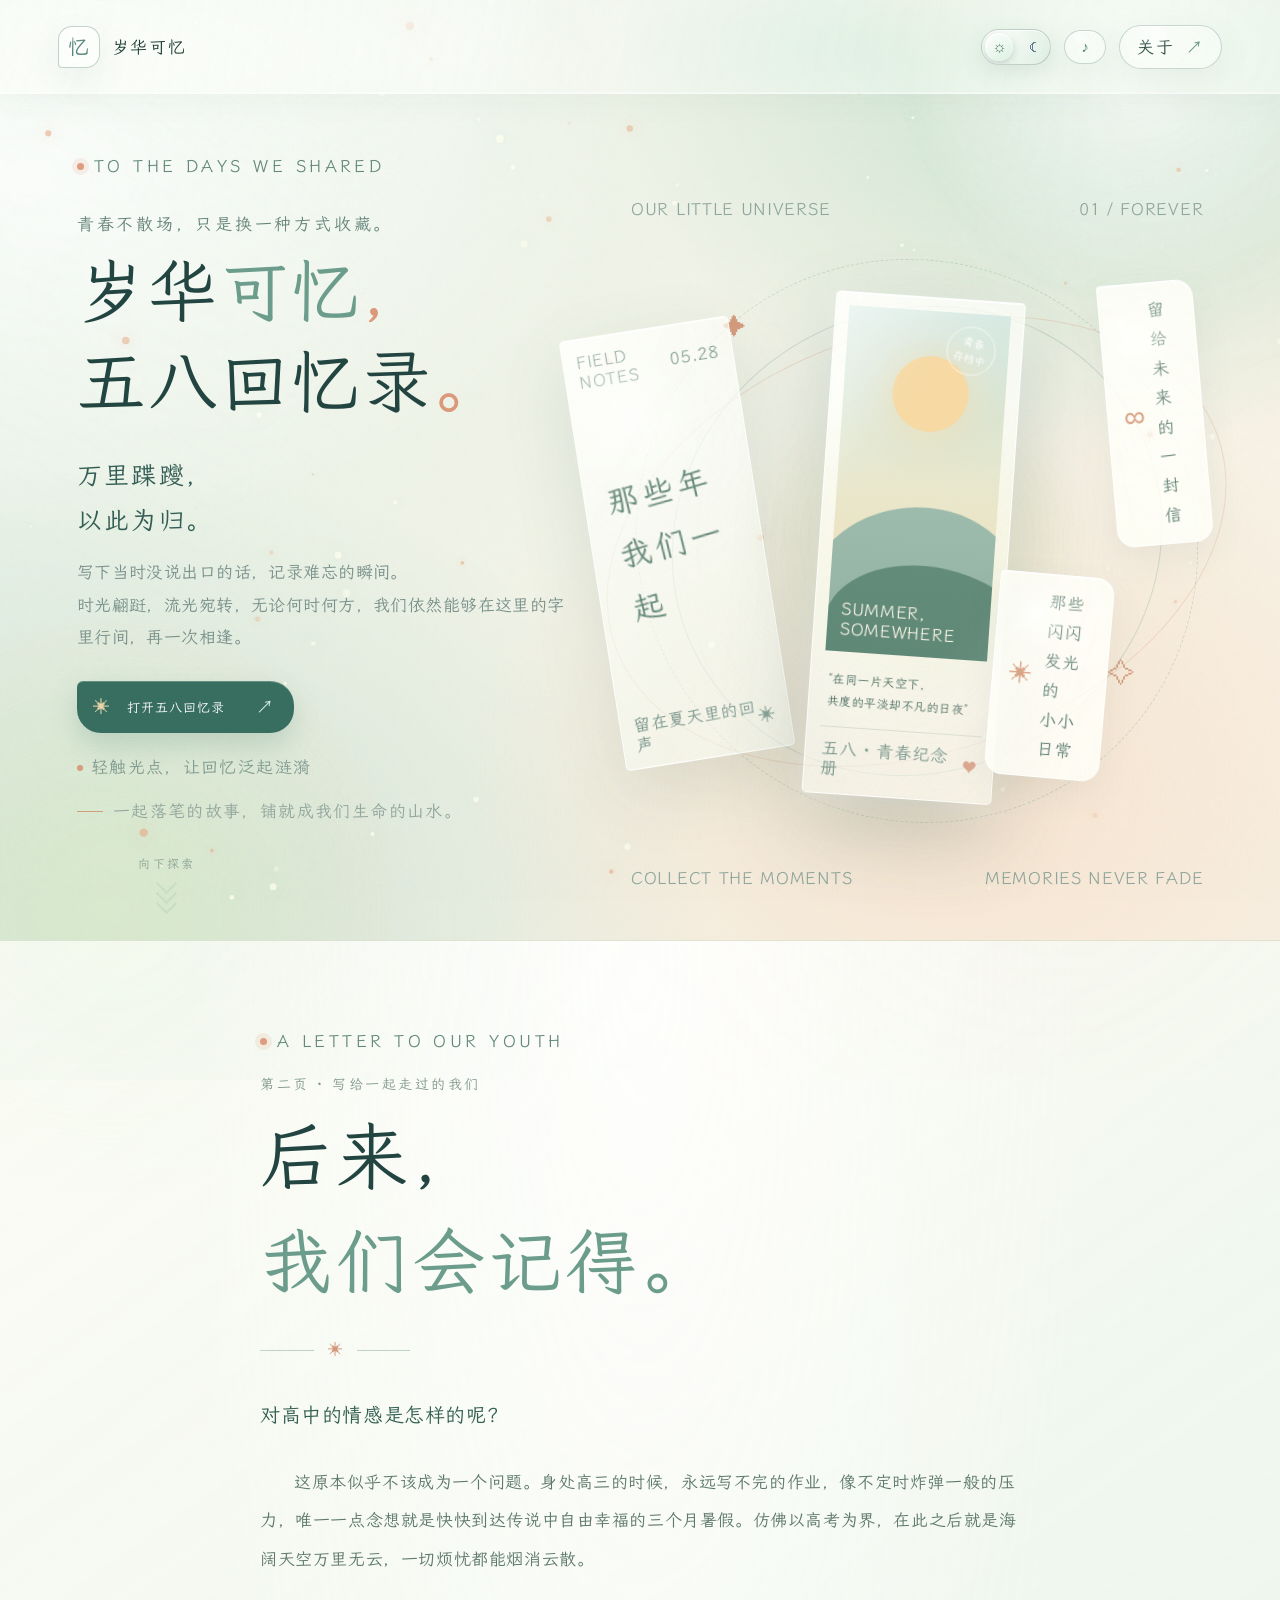
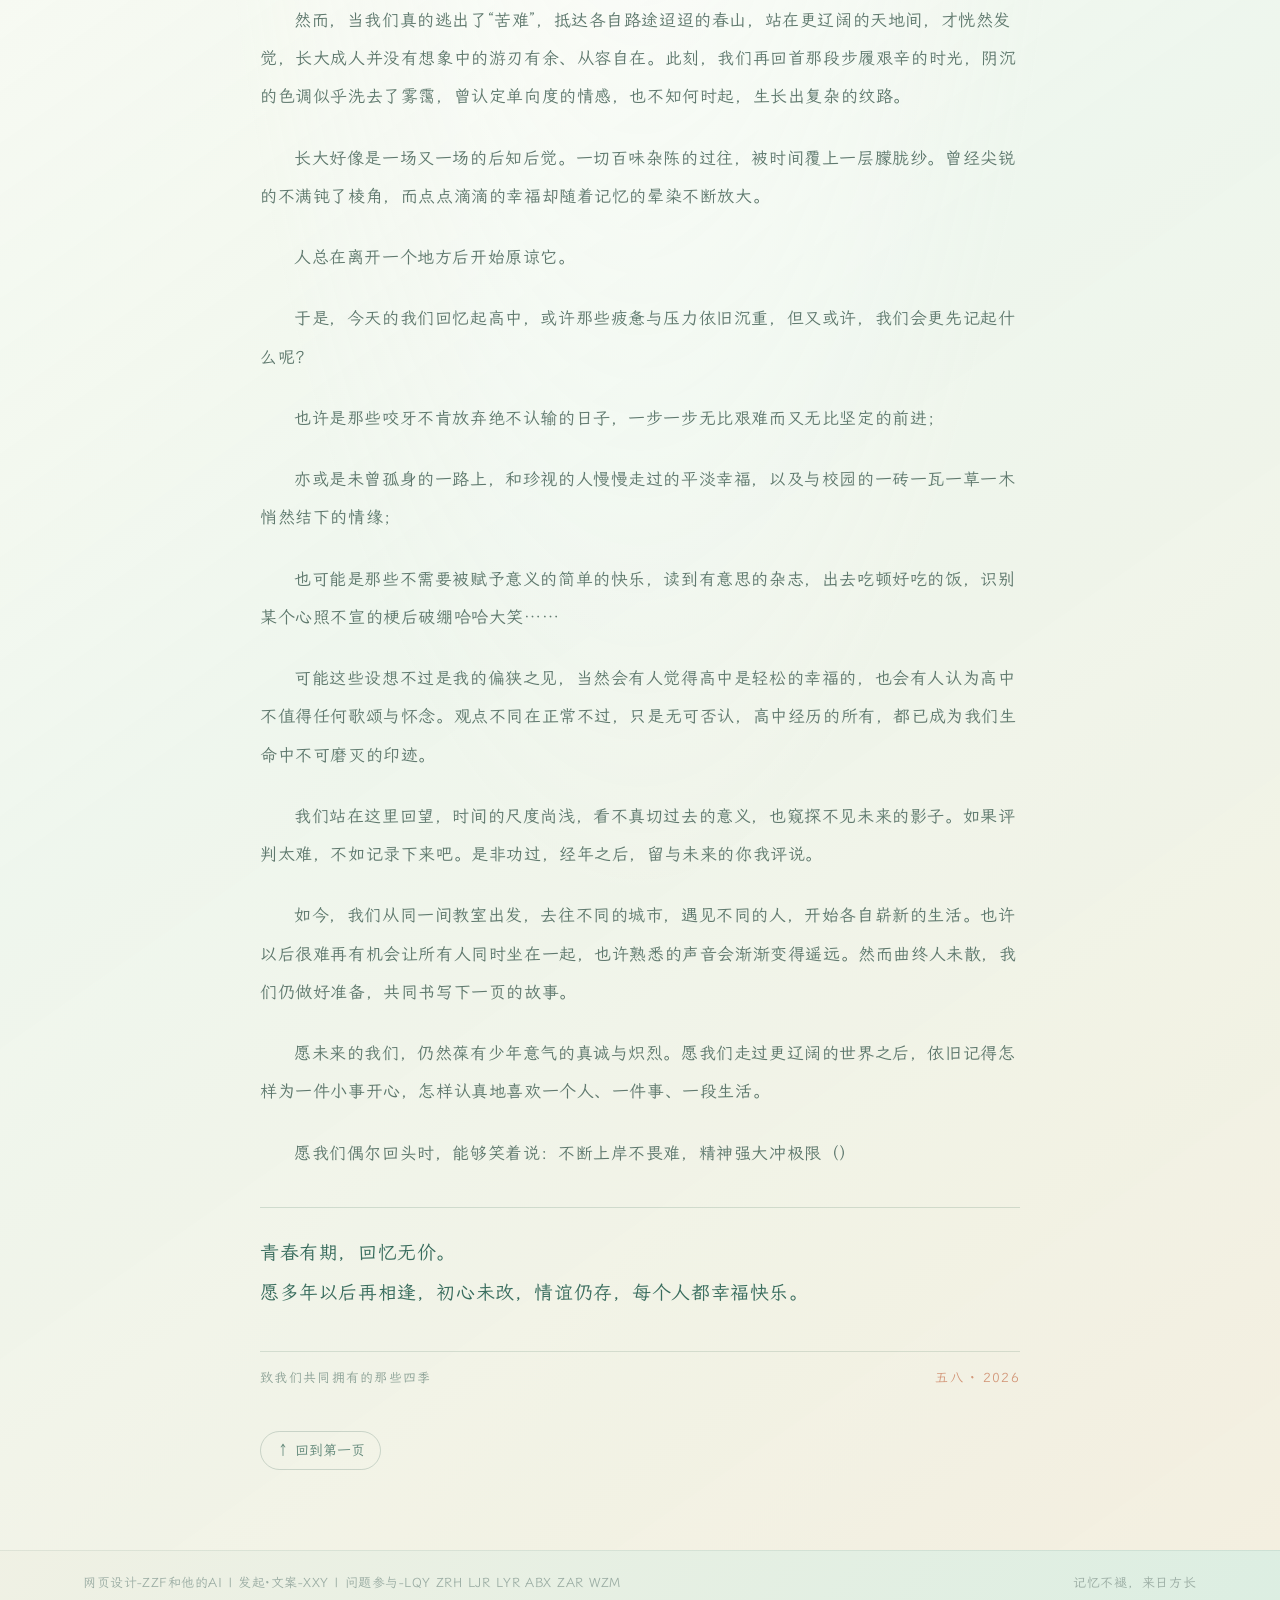
<file: index.html>
<!doctype html>
<html lang="zh-CN">
<head>
  <meta charset="utf-8">
  <meta name="viewport" content="width=device-width, initial-scale=1">
  <meta name="theme-color" content="#eaf7f2">
  <meta name="description" content="岁华可忆，五八回忆录——把青春里的微光，收藏成可以再次打开的故事。">
  <title>岁华可忆 · 五八回忆录</title>
  <link rel="stylesheet" href="style.css">
  <link rel="stylesheet" href="memoir-additions.css">
</head>
<body class="home-page">
  <div class="ambient ambient-one"></div>
  <div class="ambient ambient-two"></div>
  <div class="grain"></div>
  <canvas class="particle-canvas" aria-hidden="true"></canvas>
  <div class="light-beam light-beam-one"></div><div class="light-beam light-beam-two"></div>
  <audio id="bg-music" loop preload="metadata"></audio>
  <header class="topbar">
    <a class="brand" href="index.html" aria-label="返回首页">
      <span class="brand-mark">忆</span>
      <span class="brand-copy"><strong>岁华可忆</strong></span>
    </a>
    <nav class="top-actions">
      <button class="theme-toggle" type="button" aria-label="切换深浅色模式" title="切换深浅色模式">
        <span class="theme-icon theme-sun">☼</span><span class="theme-icon theme-moon">☾</span><span class="toggle-knob"></span>
      </button>
      <div class="music-widget">
        <button class="music-toggle" type="button" aria-label="打开音乐菜单" title="音乐" aria-expanded="false" aria-haspopup="true">
          <span class="music-icon">♪</span>
        </button>
        <div class="music-panel" role="menu" hidden>
          <div class="music-panel-title">背景音乐</div>
          <ul class="music-track-list" role="none"></ul>
          <button class="music-mute-btn" type="button" role="menuitem">
            <span class="mute-label-on">取消静音</span>
            <span class="mute-label-off">静音</span>
          </button>
        </div>
      </div>
      <a class="nav-link" href="about.html">关于 <span>↗</span></a>
    </nav>
  </header>

  <main>
    <section class="hero" id="home">
      <section class="intro">
        <div class="eyebrow"><span class="eyebrow-dot"></span> TO THE DAYS WE SHARED</div>
        <p class="overline">青春不散场，只是换一种方式收藏。</p>
        <h1>岁华<span>可忆</span><i>，</i><br>五八回忆录<span class="title-period">。</span></h1>
        <p class="lead">万里蹀躞，<br class="desktop-break">以此为归。</p>
        <p class="description">写下当时没说出口的话，记录难忘的瞬间。<br>时光翩跹，流光宛转，无论何时何方，我们依然能够在这里的字里行间，再一次相逢。</p>
        <a class="enter-button" href="https://class-forum-38463.app.workbuddy.host/?sharecode=MQJYS27D7Z" target="_blank" rel="noopener noreferrer">
          <span class="button-icon">✳</span><span>打开五八回忆录</span><span class="button-arrow">↗</span>
        </a>
        <div class="interaction-hint"><span class="hint-pulse"></span> 轻触光点，让回忆泛起涟漪</div>
        <div class="micro-note"><span class="tiny-line"></span> 一起落笔的故事，铺就成我们生命的山水。</div>
      <a class="scroll-guide" href="#letters" aria-label="向下阅读青春回忆文字页" title="向下探索">
        <span class="scroll-guide-text">向下探索</span>
        <span class="scroll-chevron-stack" aria-hidden="true">
          <span class="scroll-chevron"></span>
          <span class="scroll-chevron"></span>
          <span class="scroll-chevron"></span>
        </span>
      </a>
      </section>

      <section class="visual" aria-label="青春回忆的动态视觉装饰">
        <div class="visual-caption caption-top"><span>OUR LITTLE UNIVERSE</span><span>01 / FOREVER</span></div>
        <div class="orbit orbit-a"></div><div class="orbit orbit-b"></div><div class="orbit orbit-c"></div>
        <div class="sun-glow"></div>
        <div class="memory-card card-back">
          <div class="card-topline"><span>FIELD NOTES</span><span>05.28</span></div>
          <div class="scribble">那些年<br>我们一起</div>
          <div class="card-bottom"><span>留在夏天里的回声</span><span>✳</span></div>
        </div>
        <div class="memory-card card-front">
          <div class="photo-placeholder">
            <div class="photo-sky"></div><div class="photo-sun"></div>
            <div class="hill hill-back"></div><div class="hill hill-front"></div>
            <div class="photo-grain"></div>
            <span class="photo-label">SUMMER, SOMEWHERE</span>
            <span class="photo-stamp">青春<br>存档中</span>
          </div>
          <div class="card-quote">“在同一片天空下，<br>共度的平淡却不凡的日夜”</div>
          <div class="card-meta"><span>五八 · 青春纪念册</span><span>♥</span></div>
        </div>
        <div class="floating-note note-one"><span class="note-star">✳</span><span>那些闪闪发光的<br>小小日常</span></div>
        <div class="floating-note note-two"><span class="note-number">∞</span><span>留给未来的<br>一封信</span></div>
        <div class="spark spark-one">✦</div><div class="spark spark-two">✧</div><div class="spark spark-three">✳</div>
        <div class="visual-caption caption-bottom"><span>COLLECT THE MOMENTS</span><span>MEMORIES NEVER FADE</span></div>
      </section>

    </section>

    <section class="letters-page" id="letters" aria-labelledby="letters-title">
      <div class="letters-inner">
        <div class="eyebrow"><span class="eyebrow-dot"></span> A LETTER TO OUR YOUTH</div>
        <p class="letters-kicker">第二页 · 写给一起走过的我们</p>
        <h2 id="letters-title">后来，<br><span>我们会记得。</span></h2>
        <div class="letters-divider"><span></span><i>✳</i><span></span></div>

        <article class="letter-copy">
          <p class="letter-lead">对高中的情感是怎样的呢？</p>
          <p>这原本似乎不该成为一个问题。身处高三的时候，永远写不完的作业，像不定时炸弹一般的压力，唯一一点念想就是快快到达传说中自由幸福的三个月暑假。仿佛以高考为界，在此之后就是海阔天空万里无云，一切烦忧都能烟消云散。</p>
          <p>然而，当我们真的逃出了“苦难”，抵达各自路途迢迢的春山，站在更辽阔的天地间，才恍然发觉，长大成人并没有想象中的游刃有余、从容自在。此刻，我们再回首那段步履艰辛的时光，阴沉的色调似乎洗去了雾霭，曾认定单向度的情感，也不知何时起，生长出复杂的纹路。</p>
          <p>长大好像是一场又一场的后知后觉。一切百味杂陈的过往，被时间覆上一层朦胧纱。曾经尖锐的不满钝了棱角，而点点滴滴的幸福却随着记忆的晕染不断放大。</p>
          <p>人总在离开一个地方后开始原谅它。
          <p>于是，今天的我们回忆起高中，或许那些疲惫与压力依旧沉重，但又或许，我们会更先记起什么呢？</p>
          <p>也许是那些咬牙不肯放弃绝不认输的日子，一步一步无比艰难而又无比坚定的前进；
          <p>亦或是未曾孤身的一路上，和珍视的人慢慢走过的平淡幸福，以及与校园的一砖一瓦一草一木悄然结下的情缘；
          <p>也可能是那些不需要被赋予意义的简单的快乐，读到有意思的杂志，出去吃顿好吃的饭，识别某个心照不宣的梗后破绷哈哈大笑……
          <p>可能这些设想不过是我的偏狭之见，当然会有人觉得高中是轻松的幸福的，也会有人认为高中不值得任何歌颂与怀念。观点不同在正常不过，只是无可否认，高中经历的所有，都已成为我们生命中不可磨灭的印迹。
          <p>我们站在这里回望，时间的尺度尚浅，看不真切过去的意义，也窥探不见未来的影子。如果评判太难，不如记录下来吧。是非功过，经年之后，留与未来的你我评说。
          <p>如今，我们从同一间教室出发，去往不同的城市，遇见不同的人，开始各自崭新的生活。也许以后很难再有机会让所有人同时坐在一起，也许熟悉的声音会渐渐变得遥远。然而曲终人未散，我们仍做好准备，共同书写下一页的故事。</p>
          <p>愿未来的我们，仍然葆有少年意气的真诚与炽烈。愿我们走过更辽阔的世界之后，依旧记得怎样为一件小事开心，怎样认真地喜欢一个人、一件事、一段生活。</p>
          <p>愿我们偶尔回头时，能够笑着说：不断上岸不畏难，精神强大冲极限（）</p>
          <p class="letter-ending">青春有期，回忆无价。<br>愿多年以后再相逢，初心未改，情谊仍存，每个人都幸福快乐。</p>
        </article>

        <div class="letters-signature">
          <span>致我们共同拥有的那些四季</span>
          <span class="signature-mark">五八 · 2026</span>
        </div>
        <a class="back-to-top" href="#home">↑ 回到第一页</a>
      </div>
    </section>
  </main>

  <footer class="site-footer"><span>网页设计-ZZF和他的AI | 发起·文案-XXY | 问题参与-LQY ZRH LJR LYR ABX ZAR WZM</span><span>记忆不褪，来日方长</span></footer>
  <script src="script.js"></script>
</body>
</html>
</file>
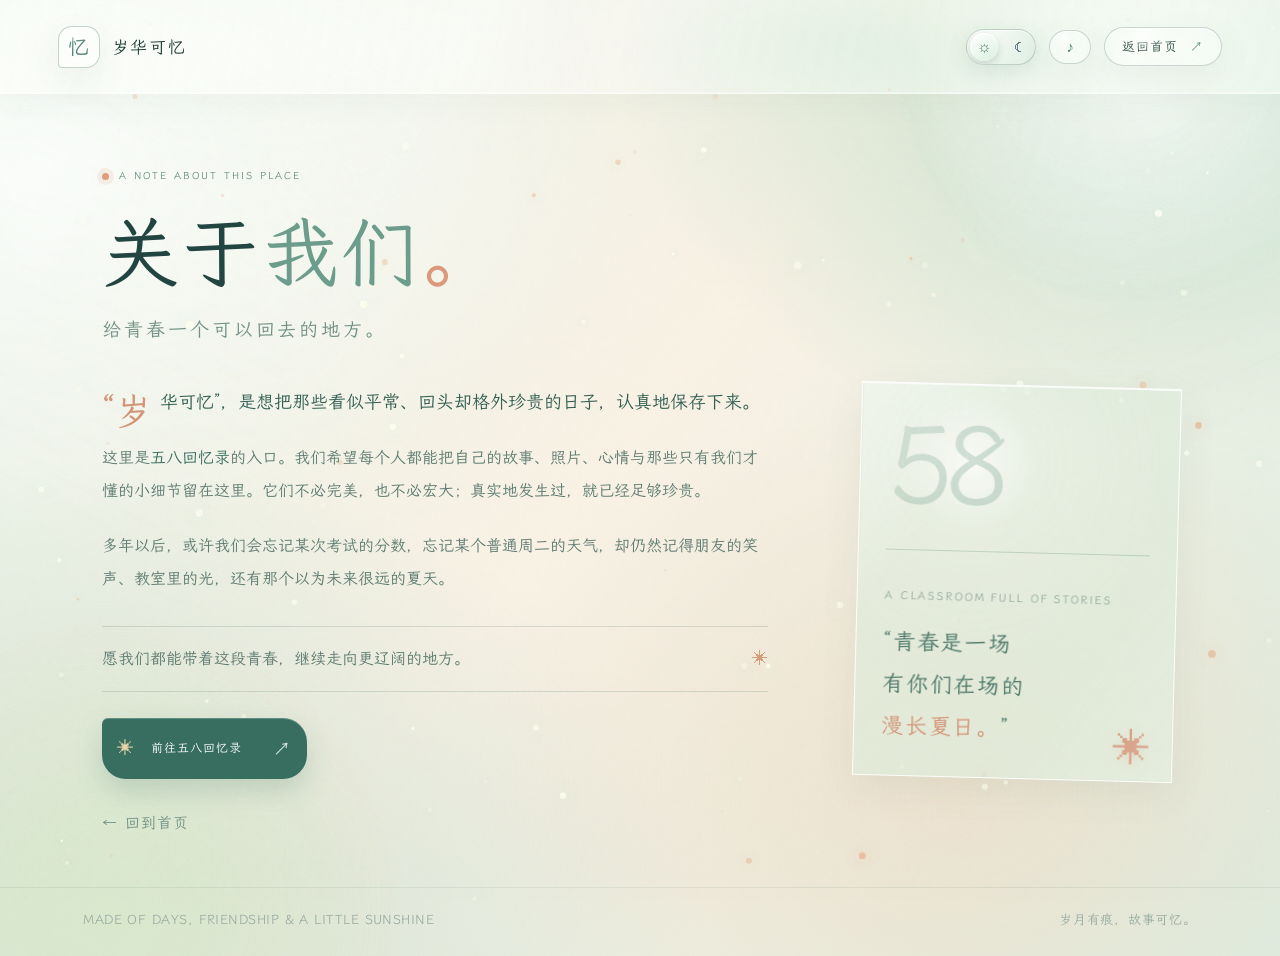
<file: about.html>
<!doctype html>
<html lang="zh-CN">
<head>
  <meta charset="utf-8">
  <meta name="viewport" content="width=device-width, initial-scale=1">
  <meta name="theme-color" content="#eaf7f2">
  <meta name="description" content="关于岁华可忆，五八回忆录。">
  <title>关于 · 岁华可忆</title>
  <link rel="stylesheet" href="style.css">
</head>
<body class="about-page">
  <div class="ambient ambient-one"></div><div class="ambient ambient-two"></div><div class="grain"></div>
  <canvas class="particle-canvas" aria-hidden="true"></canvas>
  <div class="light-beam light-beam-one"></div><div class="light-beam light-beam-two"></div>

  <audio id="bg-music" loop preload="metadata"></audio>

  <header class="topbar">
    <a class="brand" href="index.html" aria-label="返回首页">
      <span class="brand-mark">忆</span><span class="brand-copy"><strong>岁华可忆</strong></span>
    </a>
    <nav class="top-actions">
      <button class="theme-toggle" type="button" aria-label="切换深浅色模式" title="切换深浅色模式">
        <span class="theme-icon theme-sun">☼</span><span class="theme-icon theme-moon">☾</span><span class="toggle-knob"></span>
      </button>

      <div class="music-widget">
        <button class="music-toggle" type="button" aria-label="打开音乐菜单" title="音乐" aria-expanded="false" aria-haspopup="true">
          <span class="music-icon">♪</span>
        </button>
        <div class="music-panel" role="menu" hidden>
          <div class="music-panel-title">背景音乐</div>
          <ul class="music-track-list" role="none"></ul>
          <button class="music-mute-btn" type="button" role="menuitem">
            <span class="mute-label-on">取消静音</span>
            <span class="mute-label-off">静音</span>
          </button>
        </div>
      </div>
      <a class="nav-link" href="index.html">返回首页 <span>↗</span></a>
    </nav>
  </header>
  <main class="about-wrap">
    <div class="eyebrow"><span class="eyebrow-dot"></span> A NOTE ABOUT THIS PLACE</div>
    <h1 class="about-title">关于<span>我们</span><i>。</i></h1>
    <p class="about-subtitle">给青春一个可以回去的地方。</p>
    <div class="about-layout">
      <section class="about-copy">
        <p class="dropcap">“岁华可忆”，是想把那些看似平常、回头却格外珍贵的日子，认真地保存下来。</p>
        <p>这里是<strong>五八回忆录</strong>的入口。我们希望每个人都能把自己的故事、照片、心情与那些只有我们才懂的小细节留在这里。它们不必完美，也不必宏大；真实地发生过，就已经足够珍贵。</p>
        <p>多年以后，或许我们会忘记某次考试的分数，忘记某个普通周二的天气，却仍然记得朋友的笑声、教室里的光，还有那个以为未来很远的夏天。</p>
        <div class="about-signoff">愿我们都能带着这段青春，继续走向更辽阔的地方。<span>✳</span></div>
        <a class="enter-button compact" href="https://class-forum-79352.app.workbuddy.host/"><span class="button-icon">✳</span><span>前往五八回忆录</span><span class="button-arrow">↗</span></a>
      </section>
      <aside class="about-side">
        <div class="side-number">58</div>
        <div class="side-rule"></div>
        <p class="side-label">A CLASSROOM FULL OF STORIES</p>
        <div class="side-quote">“青春是一场<br>有你们在场的<br><em>漫长夏日。</em>”</div>
        <div class="side-flower">✳</div>
      </aside>
    </div>
    <a class="back-link" href="index.html">← 回到首页</a>
  </main>
  <footer class="site-footer"><span>MADE OF DAYS, FRIENDSHIP & A LITTLE SUNSHINE</span><span>岁月有痕，故事可忆。</span></footer>
  <script src="script.js"></script>
</body>
</html>
</file>
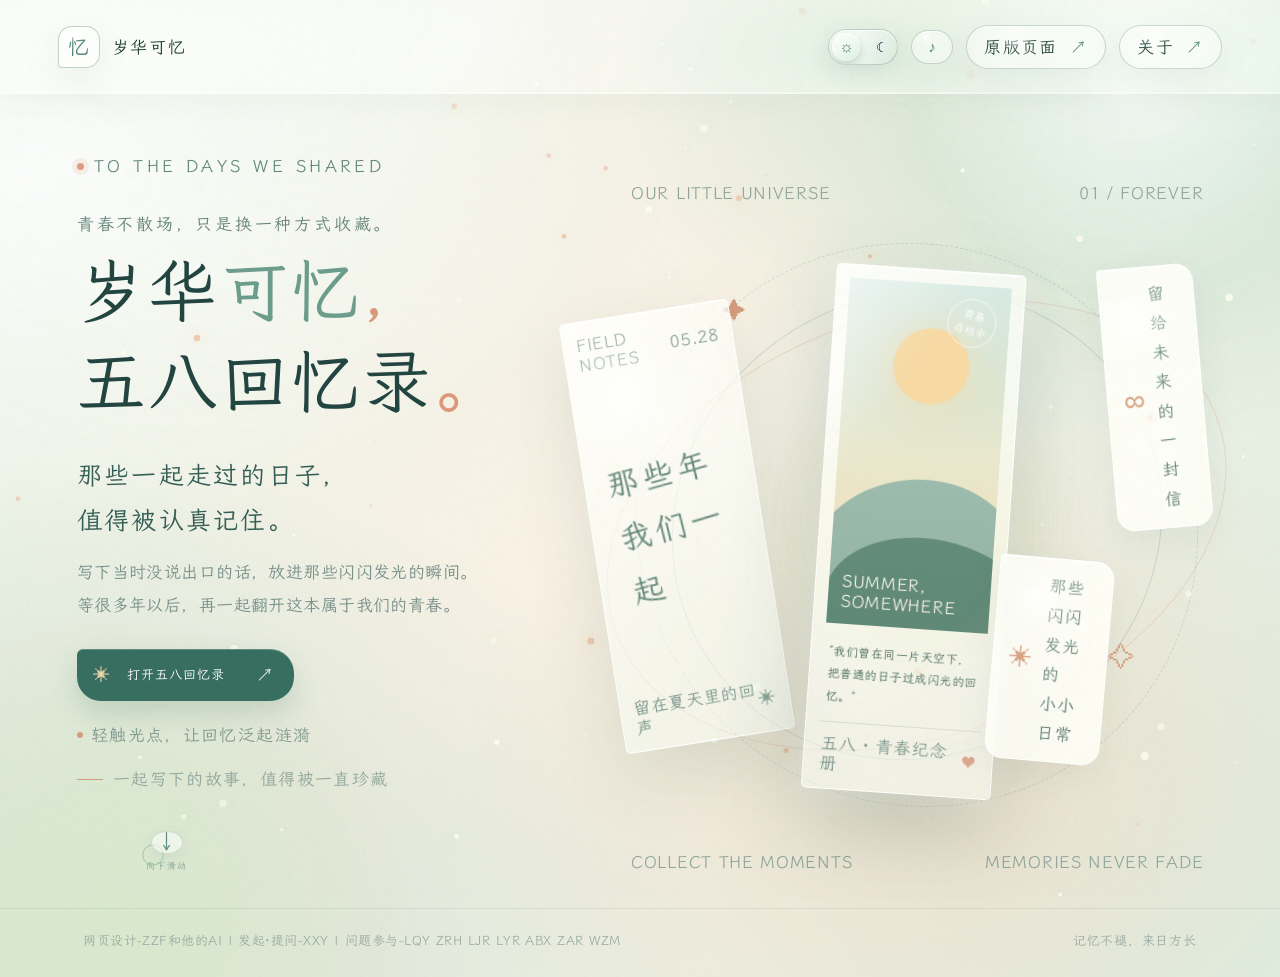
<file: index_1.html>
<!doctype html>
<html lang="zh-CN">
<head>
  <meta charset="utf-8">
  <meta name="viewport" content="width=device-width, initial-scale=1">
  <meta name="theme-color" content="#eaf7f2">
  <meta name="description" content="岁华可忆，五八回忆录——把青春里的微光，收藏成可以再次打开的故事。">
  <title>岁华可忆 · 五八回忆录</title>
  <link rel="stylesheet" href="style.css">
</head>
<body class="home-page">
  <div class="ambient ambient-one"></div>
  <div class="ambient ambient-two"></div>
  <div class="grain"></div>
  <canvas class="particle-canvas" aria-hidden="true"></canvas>
  <div class="light-beam light-beam-one"></div><div class="light-beam light-beam-two"></div>

  <audio id="bg-music" loop preload="metadata"></audio>

  <header class="topbar">
    <a class="brand" href="index.html" aria-label="返回首页">
      <span class="brand-mark">忆</span>
      <span class="brand-copy"><strong>岁华可忆</strong><small>FIFTY-EIGHT · MEMORY ARCHIVE</small></span>
    </a>
    <nav class="top-actions">
      <button class="theme-toggle" type="button" aria-label="切换深浅色模式" title="切换深浅色模式">
        <span class="theme-icon theme-sun">☼</span><span class="theme-icon theme-moon">☾</span><span class="toggle-knob"></span>
      </button>

      <div class="music-widget">
        <button class="music-toggle" type="button" aria-label="打开音乐菜单" title="音乐" aria-expanded="false" aria-haspopup="true">
          <span class="music-icon">♪</span>
        </button>
        <div class="music-panel" role="menu" hidden>
          <div class="music-panel-title">背景音乐</div>
          <ul class="music-track-list" role="none"></ul>
          <button class="music-mute-btn" type="button" role="menuitem">
            <span class="mute-label-on">取消静音</span>
            <span class="mute-label-off">静音</span>
          </button>
        </div>
      </div>

      <a class="nav-link" href="index_0.html">原版页面 <span>↗</span></a>
      <a class="nav-link" href="about.html">关于 <span>↗</span></a>
    </nav>
  </header>

  <main class="hero">
    <section class="intro">
      <div class="eyebrow"><span class="eyebrow-dot"></span> TO THE DAYS WE SHARED</div>
      <p class="overline">青春不散场，只是换一种方式收藏。</p>
      <h1>岁华<span>可忆</span><i>，</i><br>五八回忆录<span class="title-period">。</span></h1>
      <p class="lead">那些一起走过的日子，<br class="desktop-break">值得被认真记住。</p>
      <p class="description">写下当时没说出口的话，放进那些闪闪发光的瞬间。<br>等很多年以后，再一起翻开这本属于我们的青春。</p>
      <a class="enter-button" href="https://class-forum-17468.app.workbuddy.host/">
        <span class="button-icon">✳</span><span>打开五八回忆录</span><span class="button-arrow">↗</span>
      </a>
      <div class="interaction-hint"><span class="hint-pulse"></span> 轻触光点，让回忆泛起涟漪</div>
      <div class="micro-note"><span class="tiny-line"></span> 一起写下的故事，值得被一直珍藏</div>

      <div class="scroll-guide" aria-hidden="true">
        <div class="scroll-ripple"></div>
        <div class="scroll-ripple delay"></div>
        <span class="scroll-arrow">↓</span>
        <span class="scroll-label">向下滑动</span>
      </div>
    </section>

    <section class="visual" aria-label="青春回忆的动态视觉装饰">
      <div class="visual-caption caption-top"><span>OUR LITTLE UNIVERSE</span><span>01 / FOREVER</span></div>
      <div class="orbit orbit-a"></div><div class="orbit orbit-b"></div><div class="orbit orbit-c"></div>
      <div class="sun-glow"></div>
      <div class="memory-card card-back">
        <div class="card-topline"><span>FIELD NOTES</span><span>05.28</span></div>
        <div class="scribble">那些年<br>我们一起</div>
        <div class="card-bottom"><span>留在夏天里的回声</span><span>✳</span></div>
      </div>
      <div class="memory-card card-front">
        <div class="photo-placeholder">
          <div class="photo-sky"></div><div class="photo-sun"></div>
          <div class="hill hill-back"></div><div class="hill hill-front"></div>
          <div class="photo-grain"></div>
          <span class="photo-label">SUMMER, SOMEWHERE</span>
          <span class="photo-stamp">青春<br>存档中</span>
        </div>
        <div class="card-quote">“我们曾在同一片天空下，<br>把普通的日子过成闪光的回忆。”</div>
        <div class="card-meta"><span>五八 · 青春纪念册</span><span>♥</span></div>
      </div>
      <div class="floating-note note-one"><span class="note-star">✳</span><span>那些闪闪发光的<br>小小日常</span></div>
      <div class="floating-note note-two"><span class="note-number">∞</span><span>留给未来的<br>一封信</span></div>
      <div class="spark spark-one">✦</div><div class="spark spark-two">✧</div><div class="spark spark-three">✳</div>
      <div class="visual-caption caption-bottom"><span>COLLECT THE MOMENTS</span><span>MEMORIES NEVER FADE</span></div>
    </section>
  </main>

  <footer class="site-footer"><span>网页设计-ZZF和他的AI | 发起·提问-XXY | 问题参与-LQY ZRH LJR LYR ABX ZAR WZM</span><span>记忆不褪，来日方长</span></footer>
  <script src="script.js"></script>
</body>
</html>
</file>
<file: style.css>
@import url('https://fonts.googleapis.com/css2?family=LXGW+WenKai:wght@300;400;500;700&family=Manrope:wght@400;500;600;700;800&display=swap');
@font-face{
  font-family:'LXGW WenKai Local';
  src:url('./fonts/LXGWWenKaiLite-Regular.ttf') format('truetype');
  font-style:normal;
  font-weight:300 700;
  font-display:swap;
}

:root{--ink:#203d3b;--muted:#6c8580;--mint:#cfe9dd;--cream:#fbf8ef;--coral:#df8e77;--deep:#477d70;--line:rgba(48,91,81,.16)}
*{box-sizing:border-box}
html{scroll-behavior:smooth}
body{margin:0;min-height:100vh;color:var(--ink);font-family:"LXGW WenKai Local","LXGW WenKai",Manrope,sans-serif;background:linear-gradient(135deg,#edf7f0 0%,#f9f5e9 52%,#e7f1e9 100%);overflow-x:hidden}
a{color:inherit;text-decoration:none}
.ambient{position:fixed;z-index:-3;border-radius:50%;filter:blur(2px);pointer-events:none;animation:drift 15s ease-in-out infinite alternate}
.ambient-one{width:38vw;height:38vw;min-width:300px;min-height:300px;top:-14vw;right:-8vw;background:radial-gradient(circle,rgba(255,255,255,.82),rgba(191,224,208,.08) 68%,transparent 72%)}
.ambient-two{width:45vw;height:45vw;min-width:320px;min-height:320px;bottom:-23vw;left:-14vw;background:radial-gradient(circle,rgba(220,235,202,.72),rgba(236,218,186,.08) 68%,transparent 72%);animation-delay:-5s}
.grain{position:fixed;inset:0;z-index:-1;pointer-events:none;opacity:.16;background-image:url("data:image/svg+xml,%3Csvg viewBox='0 0 180 180' xmlns='http://www.w3.org/2000/svg'%3E%3Cfilter id='n'%3E%3CfeTurbulence type='fractalNoise' baseFrequency='.8' numOctaves='3' stitchTiles='stitch'/%3E%3C/filter%3E%3Crect width='100%25' height='100%25' filter='url(%23n)' opacity='.15'/%3E%3C/svg%3E")}
.topbar{height:94px;max-width:1380px;padding:0 6.5%;margin:auto;display:flex;align-items:center;justify-content:space-between;border-bottom:1px solid rgba(49,91,80,.1);position:relative;z-index:5}
.brand{display:flex;align-items:center;gap:12px}
.brand-mark{width:42px;height:42px;border:1px solid rgba(59,111,97,.3);border-radius:14px 14px 14px 4px;display:grid;place-items:center;font-family:"LXGW WenKai Local","LXGW WenKai",serif;font-size:21px;color:#477d70;background:rgba(255,255,255,.38);box-shadow:0 5px 18px rgba(51,98,84,.07)}
.brand-copy{display:flex;flex-direction:column;gap:3px}.brand-copy strong{font-family:"LXGW WenKai Local","LXGW WenKai",serif;font-size:17px;letter-spacing:.1em}.brand-copy small{font-size:8px;letter-spacing:.16em;color:#78918a}
.nav-link{font-size:13px;letter-spacing:.08em;padding:11px 17px;border:1px solid rgba(57,99,87,.24);border-radius:999px;transition:.3s;background:rgba(255,255,255,.22)}
.nav-link span{margin-left:12px;color:#679487}.nav-link:hover{background:#fff9;transform:translateY(-2px);border-color:#8fb7a7}
.hero{max-width:1380px;min-height:calc(100vh - 154px);margin:auto;padding:48px 6.5% 34px;display:grid;grid-template-columns:.92fr 1.08fr;align-items:center;gap:4%}
.intro{position:relative;z-index:2;padding:14px 0 30px;animation:rise .9s both}
.eyebrow{display:flex;align-items:center;gap:10px;font-size:10px;letter-spacing:.2em;color:#64887d;font-weight:700}.eyebrow-dot{width:7px;height:7px;border-radius:50%;background:#df9c7e;box-shadow:0 0 0 5px rgba(223,156,126,.15)}
.overline{margin:38px 0 13px;font-size:14px;letter-spacing:.16em;color:#66847b}
h1{font-family:"LXGW WenKai Local","LXGW WenKai",serif;font-size:clamp(45px,5.4vw,78px);line-height:1.32;letter-spacing:.035em;margin:0;font-weight:600;color:#234541}
h1 span{color:#6b9c8c}h1 i,.title-period{font-style:normal;color:#db987b}
.lead{font-family:"LXGW WenKai Local","LXGW WenKai",serif;font-size:clamp(19px,2vw,25px);line-height:1.8;letter-spacing:.09em;margin:24px 0 13px;color:#345e55}
.description{font-size:13px;line-height:2.15;color:#78908a;letter-spacing:.025em;margin:0 0 28px}
.enter-button{display:inline-flex;align-items:center;gap:16px;padding:15px 19px 15px 16px;border-radius:6px 24px 24px 24px;background:#376e60;color:#fff;font-size:13px;letter-spacing:.08em;box-shadow:0 12px 28px rgba(55,110,96,.2);transition:transform .3s,box-shadow .3s,background .3s;position:relative;overflow:hidden}
.enter-button:before{content:"";position:absolute;top:-80%;left:-40%;width:25%;height:260%;background:rgba(255,255,255,.2);transform:rotate(24deg);transition:left .6s}
.enter-button:hover{transform:translateY(-4px);box-shadow:0 17px 34px rgba(55,110,96,.28);background:#28594e}.enter-button:hover:before{left:130%}
.button-icon{font-size:17px;color:#e9d5a9}.button-arrow{font-size:18px;margin-left:15px;color:#d5e9df}.micro-note{display:flex;align-items:center;gap:10px;margin-top:25px;font-size:10px;letter-spacing:.08em;color:#92a69d}.tiny-line{width:26px;height:1px;background:#d29b7d}
.visual{height:min(610px,67vw);min-height:460px;position:relative;display:flex;align-items:center;justify-content:center;perspective:1100px;animation:fadeIn 1.3s .15s both}
.visual-caption{position:absolute;left:0;right:0;display:flex;justify-content:space-between;font-size:8px;letter-spacing:.18em;color:#91a79d}.caption-top{top:13px}.caption-bottom{bottom:8px}
.orbit{position:absolute;border:1px solid rgba(92,146,128,.24);border-radius:50%;transform:rotate(-28deg);animation:orbitPulse 7s ease-in-out infinite alternate}.orbit-a{width:87%;height:65%}.orbit-b{width:100%;height:78%;transform:rotate(48deg);border-style:dashed;animation-duration:13s}.orbit-c{width:74%;height:90%;transform:rotate(71deg);border-color:rgba(218,154,124,.28);animation-duration:10s}
.sun-glow{position:absolute;width:58%;aspect-ratio:1;border-radius:50%;background:radial-gradient(circle,rgba(247,216,163,.68),rgba(226,226,183,.26) 45%,transparent 70%);filter:blur(4px);animation:breathe 6s ease-in-out infinite}
.memory-card{position:absolute;border:1px solid rgba(255,255,255,.86);background:rgba(255,253,245,.77);box-shadow:0 24px 60px rgba(54,94,78,.14);backdrop-filter:blur(12px);border-radius:5px;padding:13px}
.card-front{width:min(330px,58%);transform:rotate(4deg) translate(9%,1%);z-index:2;animation:cardFloat 7s ease-in-out infinite}
.card-back{width:min(300px,52%);height:390px;transform:rotate(-9deg) translate(-23%,-1%);background:rgba(234,241,220,.86);z-index:1;display:flex;flex-direction:column;justify-content:space-between;animation:cardFloatBack 8s ease-in-out infinite}
.card-topline,.card-bottom,.card-meta{display:flex;justify-content:space-between;align-items:center;color:#78948a;font-size:8px;letter-spacing:.13em}
.scribble{font-family:"LXGW WenKai Local","LXGW WenKai",serif;font-size:32px;line-height:1.7;letter-spacing:.12em;color:#658879;transform:rotate(-5deg);padding-left:13px}.card-bottom{font-size:9px}
.photo-placeholder{height:300px;position:relative;overflow:hidden;background:linear-gradient(#c9e2d9 0%,#f2e9c9 66%,#e6d4ae 100%)}
.photo-sky{position:absolute;inset:0;background:linear-gradient(150deg,rgba(255,255,255,.48),transparent 45%)}
.photo-sun{position:absolute;width:76px;height:76px;border-radius:50%;background:#f6d9a3;top:45px;right:37px;box-shadow:0 0 45px rgba(246,217,163,.65);animation:breathe 5s infinite}
.hill{position:absolute;left:-15%;width:135%;border-radius:50% 50% 0 0}.hill-back{height:54%;bottom:-11%;background:#9ebdaf;transform:rotate(-8deg)}.hill-front{height:43%;bottom:-17%;background:#668f7d;transform:rotate(9deg);left:-3%}
.photo-grain{position:absolute;inset:0;background:linear-gradient(0deg,rgba(40,73,59,.2),transparent 50%);opacity:.5}.photo-label{position:absolute;bottom:13px;left:13px;font-size:7px;letter-spacing:.18em;color:#f9f4e6;z-index:1}.photo-stamp{position:absolute;right:13px;top:13px;border:1px solid rgba(255,255,255,.7);border-radius:50%;width:49px;height:49px;display:grid;place-content:center;text-align:center;font-family:"LXGW WenKai Local","LXGW WenKai",serif;font-size:11px;line-height:1.4;color:#fff;transform:rotate(12deg);z-index:1}
.card-quote{font-family:"LXGW WenKai Local","LXGW WenKai",serif;font-size:12px;line-height:1.9;letter-spacing:.04em;color:#486b5d;padding:17px 5px 13px}.card-meta{border-top:1px solid rgba(88,128,108,.18);padding:11px 3px 2px;font-size:8px}.card-meta span:last-child{font-size:15px;color:#d99b80}
.floating-note{position:absolute;z-index:3;display:flex;align-items:center;gap:10px;padding:13px 16px;border-radius:4px 18px 18px 18px;background:rgba(255,255,248,.85);border:1px solid rgba(255,255,255,.9);box-shadow:0 12px 30px rgba(53,94,77,.1);font-family:"LXGW WenKai Local","LXGW WenKai",serif;font-size:10px;line-height:1.7;color:#638276;letter-spacing:.05em;animation:noteFloat 6s ease-in-out infinite}
.note-one{top:19%;right:0;transform:rotate(5deg)}.note-star{font-size:23px;color:#d69c7c}.note-two{bottom:18%;left:0;transform:rotate(-5deg);animation-delay:-3s}.note-number{font-family:Manrope,"LXGW WenKai Local","LXGW WenKai",sans-serif;font-size:30px;color:#d79d7e}
.spark{position:absolute;color:#d59c7e;animation:twinkle 3s ease-in-out infinite}.spark-one{top:18%;left:16%;font-size:23px}.spark-two{right:12%;bottom:29%;font-size:27px;animation-delay:-1s}.spark-three{top:34%;right:8%;font-size:13px;animation-delay:-2s}
.site-footer{max-width:1380px;margin:auto;padding:20px 6.5% 25px;display:flex;justify-content:space-between;gap:20px;color:#9aaca3;font-size:8px;letter-spacing:.13em;border-top:1px solid rgba(49,91,80,.09)}.site-footer span:last-child{letter-spacing:.06em}
.about-wrap{max-width:1060px;min-height:calc(100vh - 154px);margin:auto;padding:76px 7% 55px;animation:rise .8s both}.about-title{font-size:clamp(48px,6vw,78px);margin-top:22px}.about-subtitle{font-family:"LXGW WenKai Local","LXGW WenKai",serif;letter-spacing:.15em;color:#739186;font-size:17px;margin:13px 0 44px}
.about-layout{display:grid;grid-template-columns:1.35fr .65fr;gap:8%;align-items:stretch}.about-copy{font-family:"LXGW WenKai Local","LXGW WenKai",serif;font-size:14px;line-height:2.2;color:#607c72}.about-copy p{margin:0 0 18px}.about-copy .dropcap{font-size:17px;color:#345f53;line-height:2.05}.dropcap:first-letter{font-size:37px;float:left;line-height:1;padding:8px 8px 0 0;color:#d29577}.about-copy strong{color:#386c5d;font-weight:600}.about-signoff{margin:30px 0 26px;padding:17px 0;border-top:1px solid var(--line);border-bottom:1px solid var(--line);font-size:13px}.about-signoff span{float:right;color:#d59b7d}.enter-button.compact{font-family:Manrope,"LXGW WenKai Local","LXGW WenKai",sans-serif;font-size:12px;padding:12px 15px}.about-side{min-height:330px;position:relative;overflow:hidden;padding:27px;background:rgba(221,235,219,.65);border:1px solid rgba(255,255,255,.9);display:flex;flex-direction:column;justify-content:space-between;transform:rotate(1.5deg);box-shadow:0 20px 45px rgba(53,94,77,.08)}.side-number{font-size:clamp(70px,9vw,110px);font-weight:800;line-height:1;color:rgba(78,133,111,.24);letter-spacing:-.08em}.side-rule{height:1px;width:100%;background:rgba(77,124,105,.25);margin:20px 0}.side-label{font-size:8px;letter-spacing:.17em;color:#8ba498}.side-quote{font-family:"LXGW WenKai Local","LXGW WenKai",serif;font-size:22px;line-height:1.9;color:#4c7768;letter-spacing:.08em}.side-quote em{font-style:normal;color:#d29577}.side-flower{position:absolute;right:21px;bottom:9px;font-size:38px;color:#d49b7e;animation:twinkle 4s infinite}.back-link{display:inline-block;margin-top:35px;color:#729286;font-size:12px;letter-spacing:.08em}.back-link:hover{color:#315d51}
@keyframes rise{from{opacity:0;transform:translateY(18px)}to{opacity:1;transform:translateY(0)}}@keyframes fadeIn{from{opacity:0}to{opacity:1}}@keyframes drift{from{transform:translate3d(-1%,0,0) scale(1)}to{transform:translate3d(3%,4%,0) scale(1.08)}}@keyframes breathe{0%,100%{transform:scale(1);opacity:.75}50%{transform:scale(1.08);opacity:1}}@keyframes orbitPulse{from{opacity:.45;scale:.98}to{opacity:.9;scale:1.03}}@keyframes cardFloat{0%,100%{translate:0 0;rotate:4deg}50%{translate:0 -10px;rotate:2deg}}@keyframes cardFloatBack{0%,100%{translate:0 0;rotate:-9deg}50%{translate:-3px 10px;rotate:-7deg}}@keyframes noteFloat{0%,100%{translate:0 0}50%{translate:0 -9px}}@keyframes twinkle{0%,100%{opacity:.45;transform:scale(.85) rotate(0)}50%{opacity:1;transform:scale(1.12) rotate(14deg)}}
@media(max-width:900px){.hero{grid-template-columns:1fr;gap:0;padding-top:48px}.intro{padding-bottom:0}.visual{height:570px;min-height:0;margin-top:5px}.intro h1{font-size:clamp(48px,9vw,76px)}.overline{margin-top:28px}.description br{display:none}.about-wrap{padding-top:55px}.about-layout{gap:5%}.about-side{padding:20px}}
@media(max-width:600px){.topbar{height:78px;padding:0 5%}.brand-mark{width:37px;height:37px}.brand-copy strong{font-size:15px}.brand-copy small{font-size:7px}.nav-link{padding:9px 13px;font-size:12px}.hero{padding:36px 6% 24px}.eyebrow{font-size:9px}.overline{font-size:12px;margin-top:29px}.intro h1{font-size:clamp(43px,11.5vw,64px)}.lead{font-size:19px;margin-top:17px}.description{font-size:12px}.visual{height:440px;margin-top:15px}.card-front{width:58%;padding:9px}.card-back{width:52%;height:300px;padding:10px}.photo-placeholder{height:220px}.photo-sun{width:55px;height:55px;right:24px;top:32px}.card-quote{font-size:10px;padding:10px 3px}.card-meta{font-size:7px}.scribble{font-size:24px}.floating-note{padding:9px 11px;font-size:9px}.note-one{right:-1%;top:18%}.note-two{left:-2%;bottom:16%}.visual-caption{font-size:7px}.site-footer{padding:17px 6%;flex-direction:column;gap:8px;font-size:7px}.about-wrap{padding:45px 7% 40px}.about-subtitle{font-size:14px;margin-bottom:30px}.about-layout{grid-template-columns:1fr;gap:30px}.about-copy{font-size:13px}.about-copy .dropcap{font-size:15px}.about-side{min-height:285px;width:95%;margin:auto}.side-number{font-size:82px}.side-quote{font-size:20px}.about-title{font-size:51px}}
@media(prefers-reduced-motion:reduce){*,*::before,*::after{animation-duration:.01ms!important;animation-iteration-count:1!important;scroll-behavior:auto!important;transition-duration:.01ms!important}}


/* === DREAMY ACRYLIC LAYER · PARTICLES · INTERACTIVE LEAVES === */
body{isolation:isolate}
.particle-canvas{position:fixed;inset:0;width:100%;height:100%;z-index:-2;pointer-events:none;opacity:.9}
.light-beam{position:fixed;z-index:-2;pointer-events:none;mix-blend-mode:screen;filter:blur(22px);opacity:.5;transform-origin:top center}
.light-beam-one{width:40vw;height:90vh;top:-25vh;left:8%;transform:rotate(28deg);background:linear-gradient(180deg,rgba(255,255,255,.72),rgba(220,245,226,.15),transparent);animation:beamDrift 17s ease-in-out infinite alternate}
.light-beam-two{width:28vw;height:80vh;top:-20vh;right:8%;transform:rotate(-24deg);background:linear-gradient(180deg,rgba(255,224,188,.5),rgba(255,255,255,.08),transparent);animation:beamDriftTwo 21s ease-in-out infinite alternate}
.leaf-layer{position:fixed;inset:0;z-index:0;pointer-events:none;overflow:hidden}
.leaf{position:absolute;top:-12vh;left:var(--left);width:var(--size);height:calc(var(--size)*.58);border-radius:100% 0 100% 0;background:linear-gradient(135deg,rgba(151,190,151,.68),rgba(91,145,117,.28));box-shadow:inset 1px 1px 3px rgba(255,255,255,.55),0 8px 18px rgba(49,91,69,.06);opacity:var(--opacity);transform:rotate(var(--rotation));animation:leafFall var(--duration) linear var(--delay) infinite;pointer-events:auto;cursor:pointer;transition:filter .25s,scale .25s}
.leaf:after{content:"";position:absolute;width:80%;height:1px;left:9%;top:50%;background:rgba(255,255,255,.6);transform:rotate(-18deg);transform-origin:center}
.leaf:hover{filter:brightness(1.25) saturate(1.15);scale:1.3}
.leaf.popped{animation:none!important;scale:1.8;opacity:0!important;filter:blur(7px);transition:all .6s ease}
.leaf-burst{position:fixed;z-index:8;pointer-events:none;width:6px;height:6px;border-radius:50%;background:rgba(255,255,255,.9);box-shadow:0 0 12px 4px rgba(180,225,204,.75);animation:burstOut .75s ease-out forwards}
.interaction-hint{display:flex;align-items:center;gap:8px;color:#819b90;font-size:10px;letter-spacing:.08em;margin-top:19px;margin-bottom:-12px}
.hint-pulse{width:6px;height:6px;border-radius:50%;background:#d79b7d;box-shadow:0 0 0 0 rgba(215,155,125,.4);animation:hintPulse 2s infinite}
.memory-card{backdrop-filter:blur(22px) saturate(1.25);-webkit-backdrop-filter:blur(22px) saturate(1.25);background:linear-gradient(135deg,rgba(255,255,250,.78),rgba(240,249,239,.46));border:1px solid rgba(255,255,255,.82);box-shadow:0 25px 70px rgba(43,83,69,.13),inset 0 1px 0 rgba(255,255,255,.9),inset 0 -1px 0 rgba(255,255,255,.22)}
.floating-note,.about-side,.brand-mark,.nav-link{backdrop-filter:blur(18px) saturate(1.2);-webkit-backdrop-filter:blur(18px) saturate(1.2);box-shadow:0 12px 35px rgba(58,95,78,.08),inset 0 1px 0 rgba(255,255,255,.75)}
.topbar{background:linear-gradient(90deg,rgba(249,253,244,.12),rgba(255,255,255,.24),rgba(249,253,244,.12));backdrop-filter:blur(16px);-webkit-backdrop-filter:blur(16px)}
.enter-button{box-shadow:0 12px 28px rgba(55,110,96,.2),inset 0 1px 0 rgba(255,255,255,.22)}
.enter-button:active{transform:translateY(0) scale(.98)}
@keyframes leafFall{0%{translate:0 -12vh;rotate:0deg}20%{translate:calc(var(--sway)*.45) 18vh;rotate:75deg}45%{translate:calc(var(--sway)*-.55) 43vh;rotate:165deg}70%{translate:calc(var(--sway)*.7) 70vh;rotate:255deg}100%{translate:calc(var(--sway)*-.25) 118vh;rotate:390deg}}
@keyframes beamDrift{0%{translate:-2vw 0;opacity:.22}100%{translate:8vw 2vh;opacity:.58}}
@keyframes beamDriftTwo{0%{translate:4vw 0;opacity:.2}100%{translate:-8vw 5vh;opacity:.52}}
@keyframes burstOut{0%{transform:translate(0,0) scale(.5);opacity:1}100%{transform:translate(var(--dx),var(--dy)) scale(0);opacity:0}}
@keyframes hintPulse{0%{box-shadow:0 0 0 0 rgba(215,155,125,.45)}70%{box-shadow:0 0 0 7px rgba(215,155,125,0)}100%{box-shadow:0 0 0 0 rgba(215,155,125,0)}}
@media(max-width:600px){.light-beam-one{width:60vw;left:-8%}.light-beam-two{width:45vw;right:-8%}.interaction-hint{font-size:9px}.leaf{opacity:calc(var(--opacity)*.7)}}
@media(prefers-reduced-motion:reduce){.leaf,.light-beam,.hint-pulse{animation:none!important}.particle-canvas{opacity:.25}}


/* ===== V3: vivid acrylic, living botanical details, adaptive dark mode ===== */
:root{
  color-scheme:light;
  --page-a:#e7f4e9;--page-b:#f9f2e5;--page-c:#dceee2;
  --ink:#203f38;--muted:#718b80;--glass:rgba(255,255,248,.42);
  --glass-edge:rgba(255,255,255,.88);--glass-shadow:rgba(41,83,66,.18);
  --accent:#3f7862;--accent-warm:#d99b82;--particle:rgba(255,255,235,.95);
  --petal-blue:#a8c9cf;--petal-lilac:#c5b5d7;--petal-cream:#f0d9ad;
}
body{background:linear-gradient(128deg,var(--page-a),var(--page-b) 48%,var(--page-c));transition:background .7s,color .5s}
body:before{content:"";position:fixed;inset:-20%;z-index:-3;pointer-events:none;background:
 radial-gradient(ellipse at 16% 28%,rgba(255,255,255,.8),transparent 28%),
 radial-gradient(ellipse at 77% 20%,rgba(172,215,190,.62),transparent 26%),
 radial-gradient(ellipse at 68% 77%,rgba(244,203,172,.38),transparent 29%),
 radial-gradient(ellipse at 20% 88%,rgba(177,211,195,.55),transparent 30%);
 animation:paintedLight 18s ease-in-out infinite alternate}
.top-actions{display:flex;align-items:center;gap:13px}
.theme-toggle{position:relative;width:70px;height:36px;border-radius:30px;border:1px solid rgba(90,130,110,.32);background:linear-gradient(120deg,rgba(255,255,255,.76),rgba(200,226,210,.44));box-shadow:0 7px 22px rgba(49,93,73,.12),inset 0 1px 0 white;display:flex;align-items:center;justify-content:space-around;padding:0 8px;cursor:pointer;overflow:hidden;transition:all .35s;backdrop-filter:blur(22px) saturate(1.6);-webkit-backdrop-filter:blur(22px) saturate(1.6)}
.theme-toggle:hover{transform:translateY(-2px);box-shadow:0 10px 28px rgba(49,93,73,.2),inset 0 1px 0 white}
.theme-icon{font-size:16px;z-index:1;line-height:1;color:#547a68}.theme-moon{color:#647b92}
.toggle-knob{position:absolute;width:28px;height:28px;left:3px;top:3px;border-radius:50%;background:linear-gradient(145deg,rgba(255,255,255,.98),rgba(215,239,222,.84));box-shadow:0 3px 9px rgba(39,83,65,.23),inset 0 1px 2px white;transition:transform .45s cubic-bezier(.2,.8,.2,1);z-index:0}
body[data-theme="dark"] .toggle-knob{transform:translateX(34px);background:linear-gradient(145deg,#dbe7f3,#7d94a7)}
/* Acrylic surfaces now react to the pointer via --mx/--my. */
.memory-card,.floating-note,.about-side,.brand-mark,.nav-link,.theme-toggle,.music-toggle,.music-panel,.music-mute-btn{
 position:relative;overflow:hidden;
}
.memory-card:before,.floating-note:before,.about-side:before,.brand-mark:before,.nav-link:before,.theme-toggle:before,.music-toggle:before,.music-panel:before,.music-mute-btn:before{
 content:"";position:absolute;inset:0;pointer-events:none;border-radius:inherit;
 background:radial-gradient(circle at var(--mx,35%) var(--my,20%),rgba(255,255,255,.86),rgba(255,255,255,.16) 18%,transparent 52%);
 opacity:.85;transition:opacity .25s;mix-blend-mode:screen
}
.memory-card:after{content:"";position:absolute;inset:1px;border-radius:inherit;pointer-events:none;background:linear-gradient(125deg,rgba(255,255,255,.52),transparent 28%,transparent 70%,rgba(255,255,255,.24));opacity:.75}
.card-front{transform-style:preserve-3d;transition:box-shadow .35s,border-color .35s;box-shadow:0 32px 85px rgba(37,80,61,.24),0 8px 25px rgba(255,255,255,.38),inset 0 1px 0 rgba(255,255,255,.98)}
.card-front:hover{box-shadow:0 42px 100px rgba(37,80,61,.3),0 0 0 1px rgba(255,255,255,.9),inset 0 1px 0 white}
.visual:after{content:"";position:absolute;inset:9% 7%;pointer-events:none;border-radius:50%;background:radial-gradient(ellipse,rgba(255,255,255,.18),transparent 66%);filter:blur(12px)}
/* Richer, hand-painted botanical layer. SVGs are created by script and float near edges/bottom. */
.botanical-scene{position:fixed;inset:0;z-index:1;pointer-events:none;overflow:hidden}
.botanical-sprig{position:absolute;bottom:-5px;width:clamp(150px,22vw,310px);opacity:.9;filter:drop-shadow(0 12px 18px rgba(37,75,55,.13));transform-origin:bottom center;animation:sprigSway 7s ease-in-out infinite alternate;pointer-events:auto;cursor:pointer;transition:filter .35s,opacity .35s}
.botanical-sprig svg{width:100%;height:auto;overflow:visible}
.botanical-sprig.right{right:-2%;animation-delay:-2.5s}
.botanical-sprig.left{left:-2%;transform:scaleX(-1);animation-delay:-4s}
.botanical-sprig:hover{filter:drop-shadow(0 15px 25px rgba(37,75,55,.25)) brightness(1.08)}
.botanical-sprig.petal-pop{animation:petalPop .65s ease-out forwards}
.botanical-sprig .petal{transform-box:fill-box;transform-origin:center;transition:filter .3s}
.botanical-sprig:hover .petal{filter:brightness(1.12)}
.leaf{background:linear-gradient(135deg,rgba(190,219,174,.9),rgba(60,128,88,.62) 48%,rgba(35,92,67,.55));box-shadow:inset 1px 1px 4px rgba(255,255,255,.85),inset -2px -2px 4px rgba(28,82,53,.12),0 10px 20px rgba(49,91,69,.12);border:1px solid rgba(255,255,255,.28)}
.leaf:after{height:1px;background:linear-gradient(90deg,transparent,rgba(255,255,255,.85),rgba(244,255,229,.6),transparent);box-shadow:0 0 3px rgba(255,255,255,.5)}
/* Dark palette: forest green, deep teal, moonlit glass, Monet-like flowers. */
@media(prefers-color-scheme:dark){
 body:not([data-theme="light"]){color:var(--ink)}
}
body[data-theme="dark"]{
 color:#e1eee5;
 --page-a:#0d211d;--page-b:#182d29;--page-c:#10221f;
 --ink:#e1eee5;--muted:#a0b9ac;--glass:rgba(21,47,40,.58);
 --glass-edge:rgba(206,238,219,.28);--glass-shadow:rgba(0,0,0,.3);
 --accent:#a3cdb4;--accent-warm:#e2ad96;--particle:rgba(220,255,230,.9);
 --petal-blue:#8ab9c8;--petal-lilac:#a89bc8;--petal-cream:#e7c994;
 background:linear-gradient(128deg,var(--page-a),var(--page-b) 48%,var(--page-c));
 color-scheme:dark
}
body[data-theme="dark"]:before{background:
 radial-gradient(ellipse at 16% 28%,rgba(100,165,135,.2),transparent 28%),
 radial-gradient(ellipse at 77% 20%,rgba(68,139,119,.25),transparent 26%),
 radial-gradient(ellipse at 68% 77%,rgba(170,120,111,.14),transparent 29%),
 radial-gradient(ellipse at 20% 88%,rgba(91,145,120,.2),transparent 30%)}
body[data-theme="dark"] .topbar{border-bottom-color:rgba(202,235,214,.12);background:linear-gradient(90deg,rgba(15,38,33,.25),rgba(39,66,57,.38),rgba(15,38,33,.25))}
body[data-theme="dark"] .brand-mark,body[data-theme="dark"] .nav-link,body[data-theme="dark"] .theme-toggle{background:linear-gradient(135deg,rgba(43,76,65,.8),rgba(20,44,38,.65));border-color:rgba(192,228,203,.22);color:#e0eee3;box-shadow:0 8px 24px rgba(0,0,0,.2),inset 0 1px 0 rgba(255,255,255,.15)}
body[data-theme="dark"] .brand-copy small,body[data-theme="dark"] .eyebrow,body[data-theme="dark"] .overline,body[data-theme="dark"] .micro-note,body[data-theme="dark"] .interaction-hint,body[data-theme="dark"] .description,body[data-theme="dark"] .visual-caption,body[data-theme="dark"] .site-footer,body[data-theme="dark"] .about-subtitle,body[data-theme="dark"] .about-copy{color:#a5beb0}
body[data-theme="dark"] h1,body[data-theme="dark"] .lead{color:#e2f0e5}
body[data-theme="dark"] h1 span{color:#a5d1b8}
body[data-theme="dark"] .memory-card{background:linear-gradient(135deg,rgba(43,76,65,.78),rgba(20,45,39,.62));border-color:rgba(225,247,231,.28);box-shadow:0 30px 75px rgba(0,0,0,.3),inset 0 1px 0 rgba(255,255,255,.3)}
body[data-theme="dark"] .card-topline,body[data-theme="dark"] .card-bottom,body[data-theme="dark"] .card-meta,body[data-theme="dark"] .card-quote{color:#c0d8c8}
body[data-theme="dark"] .scribble{color:#b4d4bf}
body[data-theme="dark"] .floating-note,body[data-theme="dark"] .about-side{background:linear-gradient(135deg,rgba(47,81,68,.76),rgba(22,48,41,.64));border-color:rgba(228,246,231,.24);color:#d1e5d7;box-shadow:0 18px 40px rgba(0,0,0,.23),inset 0 1px 0 rgba(255,255,255,.2)}
body[data-theme="dark"] .side-number{color:rgba(169,218,187,.25)}
body[data-theme="dark"] .side-label,body[data-theme="dark"] .side-quote,body[data-theme="dark"] .about-copy .dropcap,body[data-theme="dark"] .about-copy strong,body[data-theme="dark"] .back-link{color:#b7d8c2}
body[data-theme="dark"] .side-quote em{color:#e2ad96}
body[data-theme="dark"] .about-signoff{border-color:rgba(202,235,214,.2)}
body[data-theme="dark"] .photo-placeholder{background:linear-gradient(#426d6a 0%,#8f9d84 66%,#6e856b 100%)}
body[data-theme="dark"] .photo-sun{background:#f0d4a1;box-shadow:0 0 45px rgba(245,206,142,.3)}
body[data-theme="dark"] .hill-back{background:#658f7c}body[data-theme="dark"] .hill-front{background:#315d4b}
body[data-theme="dark"] .enter-button{background:linear-gradient(120deg,#518b70,#2e6654);box-shadow:0 15px 35px rgba(0,0,0,.28),inset 0 1px 0 rgba(255,255,255,.22)}
body[data-theme="dark"] .enter-button:hover{background:linear-gradient(120deg,#659f83,#39745f)}
body[data-theme="dark"] .orbit{border-color:rgba(160,218,186,.23)}
body[data-theme="dark"] .orbit-c{border-color:rgba(228,173,150,.25)}
body[data-theme="dark"] .sun-glow{background:radial-gradient(circle,rgba(211,190,139,.25),rgba(109,166,140,.13) 45%,transparent 70%)}
body[data-theme="dark"] .leaf{background:linear-gradient(135deg,rgba(138,190,138,.8),rgba(47,112,79,.68) 48%,rgba(25,71,51,.72));box-shadow:inset 1px 1px 4px rgba(220,255,225,.32),0 10px 20px rgba(0,0,0,.2)}
body[data-theme="dark"] .light-beam{opacity:.24;mix-blend-mode:screen}
body[data-theme="dark"] .ambient-one{background:radial-gradient(circle,rgba(119,174,148,.25),rgba(64,111,91,.04) 68%,transparent 72%)}
body[data-theme="dark"] .ambient-two{background:radial-gradient(circle,rgba(104,147,117,.22),rgba(130,99,83,.03) 68%,transparent 72%)}
@keyframes paintedLight{0%{transform:translate3d(-2%,0,0) rotate(-2deg) scale(1)}100%{transform:translate3d(3%,2%,0) rotate(2deg) scale(1.06)}}
@keyframes sprigSway{0%{rotate:-2deg;translate:0 0}100%{rotate:2.5deg;translate:4px -3px}}
@keyframes petalPop{0%{transform:scale(1) rotate(0);opacity:.9}45%{transform:scale(1.12) rotate(5deg);opacity:1}100%{transform:scale(.94) rotate(-4deg);opacity:.65}}
@media(max-width:600px){.top-actions{gap:8px}.theme-toggle{width:61px;height:33px;padding:0 6px}.toggle-knob{width:25px;height:25px}.theme-icon{font-size:14px}body[data-theme="dark"] .toggle-knob{transform:translateX(28px)}.botanical-sprig{width:clamp(115px,34vw,190px);opacity:.8}.botanical-sprig.left{left:-7%}.botanical-sprig.right{right:-7%}.interaction-hint{margin-top:15px}}
@media(prefers-reduced-motion:reduce){body:before,.botanical-sprig{animation:none!important}}


/* ===== V4 refinement: full-bleed acrylic header + fluid, fuller layout ===== */
/* Make the header glass span the full viewport; content inside stays aligned to the page grid. */
.topbar{
  width:100%;
  max-width:none;
  padding-left:max(4.5vw, 22px);
  padding-right:max(4.5vw, 22px);
  background:linear-gradient(100deg,rgba(249,253,244,.48),rgba(255,255,255,.34) 48%,rgba(249,253,244,.48));
  border-bottom:1px solid rgba(255,255,255,.58);
  box-shadow:0 8px 28px rgba(49,91,73,.045),inset 0 -1px 0 rgba(255,255,255,.32);
  backdrop-filter:blur(26px) saturate(1.45);
  -webkit-backdrop-filter:blur(26px) saturate(1.45);
}
.topbar:before{
  content:"";position:absolute;inset:0;z-index:-1;pointer-events:none;
  background:linear-gradient(120deg,rgba(255,255,255,.26),transparent 30%,rgba(255,255,255,.14) 70%,transparent);
}
.topbar .brand,.topbar nav{position:relative;z-index:1}
body[data-theme="dark"] .topbar{
  background:linear-gradient(100deg,rgba(12,31,27,.86),rgba(26,51,44,.72) 48%,rgba(12,31,27,.86));
  border-bottom-color:rgba(204,239,216,.16);
  box-shadow:0 8px 30px rgba(0,0,0,.16),inset 0 -1px 0 rgba(255,255,255,.06);
}
/* Use more of the available viewport while retaining comfortable gutters. */
.hero{
  width:100%;max-width:1600px;
  padding-left:clamp(26px,6vw,100px);
  padding-right:clamp(26px,6vw,100px);
  grid-template-columns:minmax(0,.98fr) minmax(0,1.12fr);
  gap:clamp(28px,4.2vw,74px);
  min-height:calc(100svh - 150px);
}
.intro{max-width:650px}
.visual{height:clamp(520px, min(66vw, calc(100svh - 190px)), 760px);min-height:500px}
.card-front{width:clamp(290px,27vw,390px)}
.card-back{width:clamp(260px,24vw,350px);height:clamp(350px,34vw,445px)}
.photo-placeholder{height:clamp(270px,27vw,360px)}
.about-wrap{width:100%;max-width:1240px;padding-left:clamp(26px,8vw,120px);padding-right:clamp(26px,8vw,120px)}
.about-layout{grid-template-columns:minmax(0,1.35fr) minmax(260px,.65fr);gap:clamp(36px,7vw,100px)}
/* Fix left botanical artwork mirroring: keep the plant's transform independent from animation. */
.botanical-sprig.left{left:-2%;transform:scaleX(-1);animation-name:sprigSwayLeft}
@keyframes sprigSwayLeft{0%{rotate:2deg;translate:0 0}100%{rotate:-2.5deg;translate:-4px -3px}}
/* Keep leaves as decorative click targets, never as navigation elements. */
.leaf-layer{pointer-events:none}
.leaf{pointer-events:auto;touch-action:manipulation}
/* Avoid fixed-width overflow and tune layout for tablets and small phones. */
@media(min-width:1500px){
  .hero{max-width:1700px;grid-template-columns:minmax(0,.9fr) minmax(0,1.1fr)}
  .intro h1{font-size:clamp(74px,5.1vw,92px)}
  .lead{font-size:clamp(24px,1.8vw,30px)}
  .description{font-size:15px}
}
@media(max-width:1000px){
  .hero{grid-template-columns:minmax(0,.9fr) minmax(0,1.1fr);gap:24px;padding-left:4vw;padding-right:4vw}
  .visual{height:clamp(450px,58vw,610px);min-height:450px}
  .card-front{width:clamp(250px,36vw,330px)}
  .card-back{width:clamp(225px,32vw,290px);height:350px}
  .photo-placeholder{height:clamp(230px,29vw,290px)}
  .note-one{right:-1%}.note-two{left:-1%}
}
@media(max-width:760px){
  .topbar{height:76px;padding-left:20px;padding-right:20px}
  .hero{display:flex;flex-direction:column;align-items:stretch;gap:0;padding:35px 6vw 25px;min-height:auto}
  .intro{width:100%;max-width:none;padding-bottom:0}
  .intro h1{font-size:clamp(46px,9.5vw,70px)}
  .overline{margin-top:26px}
  .lead{font-size:clamp(19px,4vw,24px)}
  .description{max-width:620px}
  .visual{width:100%;height:clamp(420px,105vw,570px);min-height:420px;margin-top:4px;overflow:visible}
  .card-front{width:clamp(245px,55vw,330px);max-width:72%}
  .card-back{width:clamp(220px,48vw,290px);height:clamp(300px,72vw,370px);max-width:65%}
  .photo-placeholder{height:clamp(210px,54vw,285px)}
  .about-wrap{padding:42px 6vw 42px;min-height:auto}
  .about-layout{grid-template-columns:minmax(0,1fr);gap:28px}
  .about-side{width:100%;max-width:520px;min-height:290px}
  .site-footer{padding-left:6vw;padding-right:6vw}
}
@media(max-width:480px){
  .topbar{height:70px;padding-left:15px;padding-right:15px}
  .brand{gap:8px}.brand-mark{width:34px;height:34px;font-size:18px}
  .brand-copy strong{font-size:14px}.brand-copy small{font-size:6px;letter-spacing:.1em}
  .top-actions{gap:7px}.theme-toggle{width:56px;height:31px}.toggle-knob{width:23px;height:23px;top:3px;left:3px}
  body[data-theme="dark"] .toggle-knob{transform:translateX(25px)}
  .nav-link{padding:8px 10px;font-size:11px}.nav-link span{margin-left:5px}
  .hero{padding:28px 5vw 18px}
  .intro h1{font-size:clamp(40px,10.5vw,53px);letter-spacing:0}
  .eyebrow{font-size:8px;letter-spacing:.15em}
  .overline{font-size:11px;letter-spacing:.1em}
  .lead{font-size:18px;line-height:1.7}
  .description{font-size:11px;line-height:2}
  .enter-button{gap:10px;padding:13px 14px;font-size:11px}
  .button-arrow{margin-left:5px}
  .visual{height:390px;min-height:390px;margin-top:0}
  .card-front{width:59%;max-width:255px;padding:8px;transform:rotate(4deg) translate(8%,1%)}
  .card-back{width:53%;max-width:225px;height:285px;padding:9px;transform:rotate(-9deg) translate(-22%,-1%)}
  .photo-placeholder{height:205px}
  .card-quote{font-size:9px;padding:8px 2px}
  .card-meta{font-size:6px;padding-top:8px}
  .card-topline,.card-bottom{font-size:7px}
  .scribble{font-size:21px}
  .floating-note{padding:8px 9px;gap:6px;font-size:8px}
  .note-one{top:17%;right:-1%}.note-two{bottom:14%;left:-1%}
  .note-number{font-size:24px}.note-star{font-size:18px}
  .visual-caption{font-size:6px;letter-spacing:.1em}
  .botanical-sprig{width:clamp(100px,31vw,145px);opacity:.72}
  .botanical-sprig.left{left:-8%}.botanical-sprig.right{right:-8%}
  .about-title{font-size:clamp(42px,12vw,52px)}
  .about-subtitle{font-size:13px;letter-spacing:.08em}
  .about-copy{font-size:12px;line-height:2.05}
  .about-copy .dropcap{font-size:14px}
  .site-footer{font-size:6px;letter-spacing:.08em}
}


/* ===== V5 detail polish: stable 3D tilt + visible mirrored botanical tap feedback ===== */
.memory-card{
  --tilt-x:0deg;
  --tilt-y:0deg;
  --tilt-z:0deg;
  transform-style:preserve-3d;
  will-change:transform;
  transition:transform .32s cubic-bezier(.2,.72,.22,1), box-shadow .35s, border-color .35s;
}
.card-front{
  transform:perspective(1000px) rotateX(var(--tilt-x)) rotateY(var(--tilt-y)) rotateZ(var(--tilt-z)) rotate(4deg) translate(9%,1%);
}
.card-back{
  transform:perspective(1000px) rotateX(var(--tilt-x)) rotateY(var(--tilt-y)) rotateZ(var(--tilt-z)) rotate(-9deg) translate(-23%,-1%);
}
.memory-card:before{transform:translateZ(1px)}
.memory-card:after{transform:translateZ(2px)}
/* The botanical silhouette itself stays mirrored; the bounce is applied to its SVG child. */
.botanical-sprig.left{left:0;bottom:-2px;transform:scaleX(-1);animation-name:sprigSwayLeft}
.botanical-sprig.right{right:0;bottom:-2px}
.botanical-sprig{z-index:2;opacity:.94;transform-style:preserve-3d}
.botanical-sprig svg{transform-origin:50% 100%}
.botanical-sprig.petal-pop{animation-name:sprigSway;animation-duration:7s;animation-iteration-count:infinite;animation-direction:alternate;animation-fill-mode:none}
.botanical-sprig.left.petal-pop{animation-name:sprigSwayLeft}
.botanical-sprig.petal-pop svg{animation:sprigTap .68s cubic-bezier(.2,.85,.3,1) both}
@keyframes sprigTap{
  0%{transform:scale(1)}
  24%{transform:scale(1.075)}
  44%{transform:scale(.965)}
  63%{transform:scale(1.025)}
  82%{transform:scale(.99)}
  100%{transform:scale(1)}
}
/* Richer dimensional response for the About feature card. */
.about-side{
  --about-tilt-x:0deg;
  --about-tilt-y:0deg;
  transform:perspective(1000px) rotateX(var(--about-tilt-x)) rotateY(var(--about-tilt-y)) rotateZ(1.5deg) translateZ(0);
  transform-style:preserve-3d;
  transition:transform .38s cubic-bezier(.2,.72,.22,1),box-shadow .35s,border-color .35s;
  will-change:transform;
}
.about-side:after{
  content:"";position:absolute;inset:1px;border-radius:inherit;pointer-events:none;
  background:linear-gradient(125deg,rgba(255,255,255,.42),transparent 28%,transparent 72%,rgba(255,255,255,.18));
  opacity:.85;transform:translateZ(2px)
}
.about-side:hover{box-shadow:0 32px 70px rgba(43,83,69,.18),inset 0 1px 0 rgba(255,255,255,.85)}
.about-side .side-number,.about-side .side-rule,.about-side .side-label,.about-side .side-quote,.about-side .side-flower{transform:translateZ(18px)}
.about-side .side-flower{filter:drop-shadow(0 5px 7px rgba(213,155,125,.25))}
@media(max-width:760px){
  .botanical-sprig.left{left:-1%;bottom:0}
  .botanical-sprig.right{right:-1%;bottom:0}
  .memory-card{will-change:auto}
}
@media(max-width:480px){
  .botanical-sprig{opacity:.84}
  .botanical-sprig.left{left:-1%;width:clamp(110px,34vw,155px)}
  .botanical-sprig.right{right:-1%;width:clamp(110px,34vw,155px)}
}
@media(prefers-reduced-motion:reduce){
  .memory-card,.about-side{transition:none}
  .botanical-sprig.petal-pop svg{animation:none}
}


/* V6: keep decorative page text from being selected/copied; editable fields remain usable. */
html, body, body *{
  -webkit-user-select:none;
  -moz-user-select:none;
  -ms-user-select:none;
  user-select:none;
  -webkit-touch-callout:none;
}
input, textarea, select, [contenteditable="true"], [contenteditable="true"] *{
  -webkit-user-select:text;
  -moz-user-select:text;
  -ms-user-select:text;
  user-select:text;
  -webkit-touch-callout:default;
}
img, svg{
  -webkit-user-drag:none;
  user-drag:none;
}
::selection{background:transparent;color:inherit}
::-moz-selection{background:transparent;color:inherit}


/* ===== V7: botanical framing stays on the right, leaving copy and cards uncluttered ===== */
.botanical-sprig.left{display:none!important}
.botanical-sprig.right{
  right:-1.5%;
  bottom:-3px;
  width:clamp(165px,22vw,315px);
  z-index:2;
  opacity:.96;
}
.corner-foliage{
  position:fixed;
  z-index:1;
  width:clamp(130px,17vw,250px);
  pointer-events:none;
  opacity:.47;
  filter:drop-shadow(0 12px 18px rgba(44,84,59,.12));
  transform-origin:50% 50%;
  animation:foliageSway 9s ease-in-out infinite alternate;
}
.corner-foliage svg{display:block;width:100%;height:auto;overflow:visible}
.corner-foliage-top{
  top:-36px;
  right:-25px;
  transform:rotate(10deg);
  animation-delay:-2.4s;
}
.corner-foliage-bottom{
  right:clamp(90px,12vw,180px);
  bottom:-72px;
  width:clamp(120px,14vw,210px);
  transform:rotate(26deg) scale(.94);
  opacity:.32;
  animation-delay:-5.2s;
}
@keyframes foliageSway{
  from{margin-top:-3px;filter:drop-shadow(0 10px 16px rgba(44,84,59,.1))}
  to{margin-top:5px;filter:drop-shadow(0 14px 20px rgba(44,84,59,.16))}
}
@media(max-width:760px){
  .corner-foliage-top{top:36px;right:-40px;width:clamp(95px,24vw,145px);opacity:.3}
  .corner-foliage-bottom{right:clamp(70px,19vw,115px);bottom:-35px;width:clamp(92px,22vw,135px);opacity:.22}
  .botanical-sprig.right{right:-2%;width:clamp(120px,34vw,175px);opacity:.86}
}
@media(max-width:480px){
  .corner-foliage-top{top:58px;right:-46px;opacity:.24}
  .corner-foliage-bottom{right:clamp(65px,18vw,95px);bottom:-24px;opacity:.18}
}
@media(prefers-reduced-motion:reduce){
  .corner-foliage{animation:none}
}


/* ===== V8: remove all foliage / leaves that can cover UI ===== */
.leaf-layer,
.leaf,
.botanical-scene,
.botanical-sprig,
.corner-foliage {
  display: none !important;
  pointer-events: none !important;
  visibility: hidden !important;
}

/* ===== Music widget + dropdown panel ===== */
.music-widget {
  position: relative;
  z-index: 20;
}
.music-toggle {
  position: relative;
  width: 42px;
  height: 34px;
  border: 1px solid rgba(57, 99, 87, 0.24);
  border-radius: 999px;
  background: rgba(255, 255, 255, 0.22);
  cursor: pointer;
  display: grid;
  place-items: center;
  padding: 0;
  transition: background 0.3s, transform 0.3s, border-color 0.3s, box-shadow 0.3s;
  backdrop-filter: blur(18px) saturate(1.2);
  -webkit-backdrop-filter: blur(18px) saturate(1.2);
  box-shadow: 0 12px 35px rgba(58, 95, 78, 0.08), inset 0 1px 0 rgba(255, 255, 255, 0.75);
}
.music-toggle:hover {
  background: rgba(255, 255, 255, 0.55);
  transform: translateY(-2px);
  border-color: #8fb7a7;
  box-shadow: 0 12px 28px rgba(49, 93, 73, 0.14), inset 0 1px 0 rgba(255, 255, 255, 0.9);
}
.music-icon {
  font-size: 15px;
  line-height: 1;
  color: #477d70;
  transition: opacity 0.25s, transform 0.25s;
}
.music-toggle.is-playing:not(.is-muted) .music-icon {
  animation: musicPulse 1.4s ease-in-out infinite;
  color: #2f6b50;
}
.music-toggle.is-playing:not(.is-muted) {
  background: rgba(55, 110, 96, 0.18);
  border-color: rgba(55, 110, 96, 0.35);
}
.music-widget.is-open .music-toggle {
  background: rgba(55, 110, 96, 0.2);
  border-color: rgba(55, 110, 96, 0.4);
}
@keyframes musicPulse {
  0%, 100% { transform: scale(1); opacity: 1; }
  50% { transform: scale(1.12); opacity: 0.85; }
}

.music-panel {
  position: absolute;
  top: calc(100% + 10px);
  right: 0;
  min-width: 180px;
  max-width: min(240px, 78vw);
  padding: 12px 10px 10px;
  border-radius: 14px;
  /* 与导航/卡片一致的毛玻璃 */
  background: linear-gradient(135deg, rgba(255, 255, 250, 0.72), rgba(240, 249, 239, 0.42));
  border: 1px solid rgba(255, 255, 255, 0.82);
  box-shadow: 0 18px 40px rgba(43, 83, 69, 0.14), inset 0 1px 0 rgba(255, 255, 255, 0.9), inset 0 -1px 0 rgba(255, 255, 255, 0.22);
  backdrop-filter: blur(22px) saturate(1.25);
  -webkit-backdrop-filter: blur(22px) saturate(1.25);
  z-index: 30;
  animation: musicPanelIn 0.22s ease-out;
}
@keyframes musicPanelIn {
  from { opacity: 0; transform: translateY(-6px) scale(0.97); }
  to { opacity: 1; transform: translateY(0) scale(1); }
}
.music-panel-title {
  font-size: 10px;
  letter-spacing: 0.16em;
  color: #7a968b;
  padding: 2px 8px 10px;
  border-bottom: 1px solid rgba(70, 110, 95, 0.12);
  margin-bottom: 6px;
}
.music-track-list {
  list-style: none;
  margin: 0;
  padding: 0;
  max-height: 220px;
  overflow-y: auto;
}
.music-track {
  display: block;
  width: 100%;
  text-align: left;
  border: none;
  background: transparent;
  padding: 10px 12px;
  border-radius: 10px;
  font-family: inherit;
  font-size: 14px;
  letter-spacing: 0.04em;
  color: #2f5348;
  cursor: pointer;
  transition: background 0.2s, color 0.2s;
}
.music-track:hover {
  background: rgba(55, 110, 96, 0.1);
}
.music-track.is-active {
  background: rgba(55, 110, 96, 0.16);
  color: #1e4a3d;
  font-weight: 600;
}
.music-track.is-active::before {
  content: "♫ ";
  color: #5a9a80;
}
.music-mute-btn {
  display: flex;
  align-items: center;
  justify-content: center;
  width: 100%;
  margin-top: 8px;
  padding: 11px 12px;
  border: 1px solid rgba(57, 99, 87, 0.24);
  border-radius: 999px;
  background: rgba(255, 255, 255, 0.22);
  font-family: inherit;
  font-size: 13px;
  letter-spacing: 0.06em;
  color: #3a6b5c;
  cursor: pointer;
  transition: background 0.3s, border-color 0.3s, transform 0.3s, box-shadow 0.3s;
  backdrop-filter: blur(18px) saturate(1.2);
  -webkit-backdrop-filter: blur(18px) saturate(1.2);
  box-shadow: 0 8px 22px rgba(58, 95, 78, 0.08), inset 0 1px 0 rgba(255, 255, 255, 0.75);
}
.music-mute-btn:hover {
  background: rgba(255, 255, 255, 0.55);
  border-color: #8fb7a7;
  transform: translateY(-1px);
}
.music-mute-btn .mute-label-on { display: none; }
.music-mute-btn .mute-label-off { display: inline; }
.music-mute-btn.is-muted .mute-label-on { display: inline; }
.music-mute-btn.is-muted .mute-label-off { display: none; }

.top-actions {
  display: flex;
  align-items: center;
  gap: 10px;
}

body[data-theme="dark"] .music-toggle,
body[data-theme="dark"] .music-mute-btn {
  background: linear-gradient(135deg, rgba(43, 76, 65, 0.8), rgba(20, 44, 38, 0.65));
  border-color: rgba(192, 228, 203, 0.22);
  color: #e0eee3;
  box-shadow: 0 8px 24px rgba(0, 0, 0, 0.2), inset 0 1px 0 rgba(255, 255, 255, 0.15);
}
body[data-theme="dark"] .music-toggle:hover,
body[data-theme="dark"] .music-mute-btn:hover {
  background: linear-gradient(135deg, rgba(55, 95, 80, 0.85), rgba(28, 55, 48, 0.7));
  border-color: rgba(192, 228, 203, 0.35);
}
body[data-theme="dark"] .music-icon {
  color: #a8d4c0;
}
body[data-theme="dark"] .music-toggle.is-playing:not(.is-muted) {
  background: linear-gradient(135deg, rgba(60, 110, 90, 0.85), rgba(30, 70, 58, 0.7));
  border-color: rgba(160, 220, 190, 0.4);
}
body[data-theme="dark"] .music-panel {
  background: linear-gradient(135deg, rgba(43, 76, 65, 0.78), rgba(20, 45, 39, 0.62));
  border-color: rgba(225, 247, 231, 0.28);
  box-shadow: 0 18px 40px rgba(0, 0, 0, 0.3), inset 0 1px 0 rgba(255, 255, 255, 0.3);
}
body[data-theme="dark"] .music-panel-title {
  color: #8fb3a5;
  border-bottom-color: rgba(160, 200, 180, 0.15);
}
body[data-theme="dark"] .music-track {
  color: #d4ebe0;
}
body[data-theme="dark"] .music-track:hover {
  background: rgba(120, 180, 150, 0.15);
}
body[data-theme="dark"] .music-track.is-active {
  background: rgba(120, 180, 150, 0.22);
  color: #e8faf0;
}
body[data-theme="dark"] .music-mute-btn {
  color: #b8dcc8;
}

/* ===== Mobile scroll guide (ripple + arrow) ===== */
.scroll-guide {
  display: none; /* only on mobile */
  flex-direction: column;
  align-items: center;
  justify-content: center;
  gap: 6px;
  margin-top: 28px;
  margin-bottom: 8px;
  opacity: 0.85;
  transition: opacity 0.45s ease, transform 0.45s ease;
  pointer-events: none;
  position: relative;
  height: 56px;
}
.scroll-guide.is-hidden {
  opacity: 0;
  transform: translateY(12px);
  pointer-events: none;
}
.scroll-ripple {
  position: absolute;
  top: 50%;
  left: 50%;
  width: 28px;
  height: 28px;
  margin: -14px 0 0 -14px;
  border: 1.5px solid rgba(71, 125, 112, 0.45);
  border-radius: 50%;
  animation: rippleOut 2.2s ease-out infinite;
}
.scroll-ripple.delay {
  animation-delay: 1.1s;
}
.scroll-arrow {
  font-size: 18px;
  color: #5a8a7a;
  line-height: 1;
  animation: arrowBob 1.6s ease-in-out infinite;
  z-index: 1;
}
.scroll-label {
  font-size: 9px;
  letter-spacing: 0.18em;
  color: #7a9a8e;
  z-index: 1;
}
@keyframes rippleOut {
  0% { transform: scale(0.6); opacity: 0.7; }
  100% { transform: scale(2.4); opacity: 0; }
}
@keyframes arrowBob {
  0%, 100% { transform: translateY(0); }
  50% { transform: translateY(5px); }
}

/* ===== Mobile-first screen: intro fills first viewport, visual is page 2 ===== */
@media (max-width: 760px) {
  /* Make the intro section occupy the full first screen */
  .hero {
    display: flex;
    flex-direction: column;
    align-items: stretch;
    gap: 0;
    padding: 0 6vw 0;
    min-height: auto;
  }

  .intro {
    width: 100%;
    max-width: none;
    position: relative;
    /* Full first viewport minus topbar — use svh to avoid mobile browser chrome jump */
    min-height: calc(100svh - 76px);
    min-height: calc(100dvh - 76px);
    display: flex;
    flex-direction: column;
    justify-content: center; /* 整块文案垂直居中，避免挤在上半屏 */
    padding: clamp(16px, 3vh, 32px) 0 clamp(56px, 9vh, 72px); /* 底部留给引导 */
    box-sizing: border-box;
  }

  /* 用视口高度动态拉开间距，让第一屏更丰满 */
  .intro .eyebrow {
    margin: 0;
    font-size: clamp(9px, 2.4vw, 11px);
  }
  .intro .overline {
    margin: clamp(14px, 2.8vh, 28px) 0 clamp(8px, 1.4vh, 14px);
    font-size: clamp(13px, 3.3vw, 15px);
  }
  .intro h1 {
    font-size: clamp(44px, 9.5vw, 70px);
    line-height: 1.28;
    margin: 0;
  }
  .intro .lead {
    margin: clamp(16px, 2.8vh, 28px) 0 clamp(8px, 1.4vh, 14px);
    font-size: clamp(18px, 4.4vw, 24px);
    line-height: 1.75;
  }
  .intro .description {
    margin: 0 0 clamp(18px, 3.2vh, 32px);
    font-size: clamp(12px, 3.2vw, 14px);
    line-height: 2;
    max-width: 100%;
  }

  /* 更大的主按钮，让屏幕更完整 */
  .intro .enter-button {
    align-self: stretch; /* 手机上按钮拉满宽度更有存在感 */
    justify-content: center;
    gap: 12px;
    padding: clamp(16px, 2.6vh, 20px) clamp(18px, 4vw, 24px);
    font-size: clamp(14px, 3.6vw, 16px);
    border-radius: 10px 28px 28px 28px;
    box-shadow: 0 16px 36px rgba(55, 110, 96, 0.3);
  }
  .intro .enter-button .button-icon {
    font-size: clamp(17px, 4.2vw, 20px);
  }
  .intro .enter-button .button-arrow {
    margin-left: 10px;
    font-size: clamp(17px, 4.2vw, 20px);
  }

  .intro .interaction-hint {
    margin-top: clamp(14px, 2.4vh, 22px);
    margin-bottom: 0;
    font-size: clamp(10px, 2.5vw, 11px);
    justify-content: center;
  }
  .intro .micro-note {
    margin-top: clamp(10px, 1.6vh, 16px);
    font-size: clamp(9px, 2.4vw, 11px);
    justify-content: center;
  }

  /* 引导固定在第一屏底部，不参与内容挤占 */
  .scroll-guide {
    display: flex;
    position: absolute;
    left: 0;
    right: 0;
    bottom: clamp(8px, 1.8vh, 18px);
    margin: 0;
    padding: 0;
    height: auto;
    min-height: 44px;
    flex-shrink: 0;
  }

  /* Visual becomes the second "page" – full width, no right strip */
  .visual {
    width: 100%;
    max-width: 100%;
    margin-left: 0;
    margin-right: 0;
    height: auto;
    min-height: clamp(420px, 110vw, 580px);
    margin-top: 8px;
    margin-bottom: 20px;
    overflow: visible;
    position: relative;
    left: 0;
    right: 0;
  }

  .card-front {
    width: clamp(240px, 62vw, 300px);
    max-width: 78%;
  }
  .card-back {
    width: clamp(215px, 55vw, 270px);
    max-width: 70%;
    height: clamp(280px, 75vw, 360px);
  }

  .note-one { right: 2%; top: 14%; }
  .note-two { left: 2%; bottom: 12%; }

  body, html {
    overflow-x: hidden;
  }
  .hero, .visual, .intro {
    max-width: 100vw;
  }
}

@media (max-width: 480px) {
  .intro {
    min-height: calc(100svh - 70px);
    min-height: calc(100dvh - 70px);
    padding: clamp(12px, 2.5vh, 24px) 0 clamp(52px, 8.5vh, 68px);
  }
  .intro h1 {
    font-size: clamp(40px, 10.2vw, 54px);
    letter-spacing: 0;
  }
  .intro .lead {
    font-size: clamp(17px, 4.6vw, 21px);
  }
  .intro .description {
    font-size: clamp(12px, 3.3vw, 13px);
    line-height: 1.95;
  }
  .intro .enter-button {
    padding: 16px 18px;
    font-size: 14px;
  }
  .scroll-guide {
    min-height: 42px;
    bottom: clamp(6px, 1.5vh, 14px);
  }
  .music-toggle {
    width: 36px;
    height: 30px;
  }
  .music-icon {
    font-size: 13px;
  }
  .top-actions {
    gap: 6px;
  }
  .visual {
    min-height: 400px;
  }
  .card-front {
    width: 62%;
    max-width: 250px;
  }
  .card-back {
    width: 55%;
    max-width: 220px;
    height: 290px;
  }
}

/* 矮屏手机：略收紧间距，保证一屏能放下 */
@media (max-width: 760px) and (max-height: 680px) {
  .intro {
    justify-content: flex-start;
    padding-top: clamp(10px, 2vh, 18px);
    padding-bottom: clamp(48px, 8vh, 60px);
  }
  .intro .overline { margin: 12px 0 6px; }
  .intro .lead { margin: 12px 0 6px; }
  .intro .description { margin-bottom: 14px; }
  .intro .interaction-hint { margin-top: 12px; }
  .intro .micro-note { margin-top: 8px; }
  .intro .enter-button { padding: 14px 16px; font-size: 13px; }
}

@media (max-width: 760px) and (max-height: 560px) {
  .intro .description { display: none; } /* 极矮屏隐藏次要描述，保主信息 */
  .intro .micro-note { display: none; }
  .intro .interaction-hint { margin-top: 10px; }
}

@supports (height: 100svh) {
  @media (max-width: 760px) {
    .intro { min-height: calc(100svh - 76px); }
  }
  @media (max-width: 480px) {
    .intro { min-height: calc(100svh - 70px); }
  }
}

@media (prefers-reduced-motion: reduce) {
  .scroll-ripple,
  .scroll-arrow,
  .music-toggle.is-playing .music-icon {
    animation: none !important;
  }
}


/* ===== V9: larger mobile type + roomier cards + about page ===== */
@media (max-width: 760px) {
  /* First page: slightly larger type */
  .intro .eyebrow {
    font-size: clamp(10px, 2.6vw, 12px) !important;
  }
  .intro .overline {
    font-size: clamp(14px, 3.6vw, 16px) !important;
  }
  .intro h1 {
    font-size: clamp(46px, 10vw, 72px) !important;
    line-height: 1.3 !important;
  }
  .intro .lead {
    font-size: clamp(19px, 4.8vw, 25px) !important;
  }
  .intro .description {
    font-size: clamp(13px, 3.5vw, 15px) !important;
    line-height: 2.05 !important;
  }
  .intro .enter-button {
    font-size: clamp(14px, 3.8vw, 16px) !important;
    padding: clamp(16px, 2.8vh, 20px) clamp(18px, 4.5vw, 24px) !important;
  }
  .intro .interaction-hint,
  .intro .micro-note {
    font-size: clamp(11px, 2.8vw, 12px) !important;
  }

  /* Second page cards: less crowded, readable type */
  .visual {
    min-height: clamp(480px, 125vw, 640px) !important;
    padding: 12px 0 24px;
  }
  .card-front {
    width: clamp(260px, 72vw, 340px) !important;
    max-width: 88% !important;
    padding: 12px !important;
  }
  .card-back {
    width: clamp(235px, 64vw, 300px) !important;
    max-width: 80% !important;
    height: clamp(320px, 82vw, 400px) !important;
    padding: 12px !important;
  }
  .photo-placeholder {
    height: clamp(230px, 58vw, 300px) !important;
  }
  .card-quote {
    font-size: clamp(12px, 3.4vw, 14px) !important;
    line-height: 1.85 !important;
    padding: 14px 6px 12px !important;
  }
  .card-meta {
    font-size: clamp(9px, 2.4vw, 11px) !important;
    padding-top: 10px !important;
  }
  .card-topline,
  .card-bottom {
    font-size: clamp(9px, 2.3vw, 11px) !important;
  }
  .scribble {
    font-size: clamp(24px, 6.5vw, 32px) !important;
    line-height: 1.65 !important;
  }
  .floating-note {
    padding: 11px 13px !important;
    font-size: clamp(11px, 3vw, 13px) !important;
    gap: 8px !important;
  }
  .note-star { font-size: clamp(18px, 5vw, 22px) !important; }
  .note-number { font-size: clamp(26px, 7vw, 32px) !important; }
  .visual-caption {
    font-size: clamp(8px, 2.2vw, 10px) !important;
    letter-spacing: 0.12em !important;
  }
  .note-one { top: 12%; right: 1%; }
  .note-two { bottom: 10%; left: 1%; }

  /* About page mobile type */
  .about-wrap {
    padding: 48px 6vw 48px !important;
  }
  .about-title {
    font-size: clamp(48px, 11vw, 64px) !important;
  }
  .about-subtitle {
    font-size: clamp(15px, 3.8vw, 17px) !important;
    margin-bottom: 28px !important;
  }
  .about-copy {
    font-size: clamp(14px, 3.8vw, 16px) !important;
    line-height: 2.1 !important;
  }
  .about-copy .dropcap {
    font-size: clamp(15px, 4vw, 17px) !important;
  }
  .about-copy .dropcap:first-letter {
    font-size: clamp(36px, 9vw, 42px) !important;
  }
  .about-signoff {
    font-size: clamp(13px, 3.5vw, 15px) !important;
  }
  .about-side {
    min-height: 300px !important;
    padding: 22px !important;
  }
  .side-number {
    font-size: clamp(72px, 18vw, 96px) !important;
  }
  .side-quote {
    font-size: clamp(18px, 5vw, 22px) !important;
  }
  .side-label {
    font-size: 9px !important;
  }
  .enter-button.compact {
    font-size: 13px !important;
    padding: 13px 16px !important;
  }
  .back-link {
    font-size: 14px !important;
  }
  .site-footer {
    font-size: clamp(8px, 2.2vw, 10px) !important;
  }
}

@media (max-width: 480px) {
  .intro h1 {
    font-size: clamp(42px, 10.5vw, 56px) !important;
  }
  .intro .lead {
    font-size: clamp(18px, 4.8vw, 22px) !important;
  }
  .intro .description {
    font-size: clamp(13px, 3.6vw, 14px) !important;
  }
  .intro .enter-button {
    font-size: 14px !important;
    padding: 16px 18px !important;
  }

  .visual {
    min-height: 500px !important;
  }
  .card-front {
    width: 78% !important;
    max-width: 300px !important;
  }
  .card-back {
    width: 70% !important;
    max-width: 270px !important;
    height: 340px !important;
  }
  .photo-placeholder {
    height: 240px !important;
  }
  .card-quote {
    font-size: 13px !important;
  }
  .scribble {
    font-size: 26px !important;
  }
  .floating-note {
    font-size: 12px !important;
  }

  .about-title {
    font-size: clamp(44px, 12vw, 56px) !important;
  }
  .about-copy {
    font-size: 14px !important;
  }
  .side-quote {
    font-size: 19px !important;
  }

  .music-toggle {
    width: 36px;
    height: 30px;
  }
  .music-icon {
    font-size: 13px;
  }
  .music-panel {
    min-width: 168px;
    right: -8px;
  }
  .music-track {
    font-size: 15px;
    padding: 12px;
  }
  .music-mute-btn {
    font-size: 14px;
    padding: 12px;
  }
}


/* V9.1: top actions with 原版页面 — keep glass chips readable on narrow screens */
@media (max-width: 480px) {
  .top-actions {
    gap: 5px;
    flex-wrap: wrap;
    justify-content: flex-end;
  }
  .nav-link {
    padding: 7px 9px;
    font-size: 10px;
  }
  .nav-link span {
    margin-left: 4px;
  }
}

/* QD58 memo: 修复深浅色切换按钮图标偏移
   将太阳/月亮图标分别放到开关左右两个区域的几何中心，
   不依赖字体基线，也不影响滑动圆钮的定位。 */

.theme-toggle {
  position: relative;
  display: inline-flex;
  align-items: center;
  justify-content: space-between;
  box-sizing: border-box;
  flex-shrink: 0;
}

.theme-toggle .theme-icon {
  position: absolute;
  top: 50%;
  display: grid;
  place-items: center;
  width: 50%;
  height: 100%;
  margin: 0;
  padding: 0;
  line-height: 1;
  text-align: center;
  transform: translateY(-50%);
  box-sizing: border-box;
  pointer-events: none;
}

.theme-toggle .theme-sun {
  left: 0;
  right: auto;
}

.theme-toggle .theme-moon {
  left: auto;
  right: 0;
}

/* 图标和滑块各自独立定位，避免图标被按钮内边距挤到偏心位置。 */
.theme-toggle .toggle-knob {
  position: absolute;
  top: 50%;
  transform: translateY(-50%);
  box-sizing: border-box;
  pointer-events: none;
}

/* 如果原有 CSS 用 transform 控制滑块横向切换，
   请保留原有的横向位移规则；这里只补齐垂直居中。 */

/* QD58 memoir update: scroll cue + text-only second page */
.scroll-guide{
  position:absolute;
  z-index:4;
  left:50%;
  bottom:8px;
  transform:translateX(-50%);
  display:flex;
  flex-direction:column;
  align-items:center;
  justify-content:center;
  gap:7px;
  width:190px;
  min-height:88px;
  color:var(--muted,#718b80);
  text-decoration:none;
  font-size:11px;
  letter-spacing:.08em;
  text-align:center;
  isolation:isolate;
}
.scroll-guide-text{position:relative;z-index:2;white-space:nowrap}
.scroll-arrow{
  position:relative;z-index:2;
  display:grid;place-items:center;
  width:30px;height:30px;border-radius:50%;
  color:#477d70;background:rgba(255,255,255,.62);
  border:1px solid rgba(85,139,117,.25);
  box-shadow:0 4px 16px rgba(55,110,96,.1);
  font-size:19px;line-height:1;
  animation:guideNudge 1.8s ease-in-out infinite;
}
.scroll-ripple{
  position:absolute;z-index:0;
  left:50%;bottom:15px;
  width:38px;height:38px;border-radius:50%;
  border:1px solid rgba(93,157,132,.55);
  transform:translateX(-50%) scale(.55);
  animation:guideRipple 2.6s ease-out infinite;
  pointer-events:none;
}
.scroll-ripple.delay{animation-delay:1.3s}
.scroll-guide:hover .scroll-arrow{background:#fff;transform:translateY(2px)}
.hero{position:relative;padding-bottom:115px}
.letters-page{
  position:relative;
  min-height:100vh;
  padding:clamp(70px,10vh,120px) 24px 80px;
  background:linear-gradient(145deg,rgba(255,255,250,.72),rgba(237,247,239,.84) 50%,rgba(248,239,223,.82));
  border-top:1px solid rgba(67,112,93,.12);
  overflow:hidden;
  scroll-margin-top:12px;
}
.letters-page:before{
  content:"";
  position:absolute;inset:0;pointer-events:none;
  background:radial-gradient(ellipse at 50% 0%,rgba(255,255,255,.8),transparent 50%);
}
.letters-inner{position:relative;z-index:1;max-width:760px;margin:0 auto}
.letters-kicker{margin:25px 0 13px;color:#81988c;font-size:12px;letter-spacing:.18em}
.letters-inner h2{
  margin:0;
  font-family:"LXGW WenKai Local","LXGW WenKai",serif;
  color:#234541;
  font-size:clamp(42px,6.5vw,72px);
  font-weight:500;line-height:1.45;letter-spacing:.06em;
}
.letters-inner h2 span{color:#6b9c8c}
.letters-divider{display:flex;align-items:center;gap:14px;width:150px;margin:26px 0 36px;color:#d29577}
.letters-divider span{height:1px;flex:1;background:rgba(88,135,113,.35)}
.letters-divider i{font-style:normal;font-size:15px}
.letter-copy{font-family:"LXGW WenKai Local","LXGW WenKai",serif;font-size:16px;line-height:2.25;letter-spacing:.035em;color:#5e786d}
.letter-copy p{margin:0 0 23px;text-indent:2em}
.letter-copy .letter-lead{text-indent:0;font-size:19px;color:#345f53;line-height:2;margin-bottom:28px}
.letter-copy .letter-ending{text-indent:0;margin-top:35px;padding-top:25px;border-top:1px solid rgba(72,119,97,.2);color:#386c5d;font-size:18px;line-height:2.1}
.letters-signature{display:flex;justify-content:space-between;align-items:center;gap:18px;margin-top:38px;padding:18px 0;border-top:1px solid rgba(72,119,97,.18);color:#8aa095;font-size:11px;letter-spacing:.1em}
.signature-mark{color:#d29577;white-space:nowrap}
.back-to-top{display:inline-flex;align-items:center;gap:8px;margin-top:28px;padding:10px 15px;border:1px solid rgba(57,99,87,.22);border-radius:999px;color:#608778;font-size:12px;transition:background .25s,transform .25s}
.back-to-top:hover{background:rgba(255,255,255,.6);transform:translateY(-2px)}
@keyframes guideRipple{0%{opacity:.7;transform:translateX(-50%) scale(.55)}100%{opacity:0;transform:translateX(-50%) scale(2.2)}}
@keyframes guideNudge{0%,100%{translate:0 0}50%{translate:0 4px}}
@media(max-width:900px){
  .hero{padding-bottom:120px}
  .scroll-guide{bottom:8px}
}
@media(max-width:600px){
  .scroll-guide{bottom:7px;width:100%;min-height:78px;font-size:10px;gap:6px}
  .scroll-guide-text{white-space:normal}
  .hero{padding-bottom:112px}
  .letters-page{padding:60px 7% 55px}
  .letters-kicker{font-size:10px;letter-spacing:.12em;margin-top:22px}
  .letters-inner h2{font-size:clamp(39px,10vw,54px)}
  .letters-divider{margin:21px 0 28px}
  .letter-copy{font-size:14px;line-height:2.15}
  .letter-copy .letter-lead{font-size:17px}
  .letter-copy .letter-ending{font-size:16px}
  .letters-signature{align-items:flex-start;flex-direction:column;gap:8px}
}
@media(prefers-reduced-motion:reduce){
  .scroll-arrow,.scroll-ripple{animation:none!important}
}


/* Contrast fixes: the text page follows the active theme. */
html[data-theme="dark"] .letters-page,
body.dark-mode .letters-page,
body.dark .letters-page,
.dark-mode .letters-page,
[data-theme="dark"] .letters-page {
  background: linear-gradient(145deg, rgba(20, 31, 30, .97), rgba(25, 39, 36, .98) 50%, rgba(35, 34, 31, .98));
  border-top-color: rgba(195, 220, 204, .13);
}
html[data-theme="dark"] .letters-page:before,
body.dark-mode .letters-page:before,
body.dark .letters-page:before,
.dark-mode .letters-page:before,
[data-theme="dark"] .letters-page:before {
  background: radial-gradient(ellipse at 50% 0%, rgba(105, 145, 126, .12), transparent 56%);
}
html[data-theme="dark"] .letters-inner h2,
body.dark-mode .letters-inner h2,
body.dark .letters-inner h2,
.dark-mode .letters-inner h2,
[data-theme="dark"] .letters-inner h2 { color: #e2eee6; }
html[data-theme="dark"] .letters-inner h2 span,
body.dark-mode .letters-inner h2 span,
body.dark .letters-inner h2 span,
.dark-mode .letters-inner h2 span,
[data-theme="dark"] .letters-inner h2 span { color: #9bcbb5; }
html[data-theme="dark"] .letter-copy,
body.dark-mode .letter-copy,
body.dark .letter-copy,
.dark-mode .letter-copy,
[data-theme="dark"] .letter-copy { color: #c0d2c8; }
html[data-theme="dark"] .letter-copy .letter-lead,
body.dark-mode .letter-copy .letter-lead,
body.dark .letter-copy .letter-lead,
.dark-mode .letter-copy .letter-lead,
[data-theme="dark"] .letter-copy .letter-lead { color: #e0eee5; }
html[data-theme="dark"] .letter-copy .letter-ending,
body.dark-mode .letter-copy .letter-ending,
body.dark .letter-copy .letter-ending,
.dark-mode .letter-copy .letter-ending,
[data-theme="dark"] .letter-copy .letter-ending { color: #a9d3bd; border-top-color: rgba(195, 220, 204, .2); }
html[data-theme="dark"] .letters-kicker,
body.dark-mode .letters-kicker,
body.dark .letters-kicker,
.dark-mode .letters-kicker,
[data-theme="dark"] .letters-kicker,
html[data-theme="dark"] .letters-signature,
body.dark-mode .letters-signature,
body.dark .letters-signature,
.dark-mode .letters-signature,
[data-theme="dark"] .letters-signature { color: #91aa9c; }
html[data-theme="dark"] .letters-signature,
body.dark-mode .letters-signature,
body.dark .letters-signature,
.dark-mode .letters-signature,
[data-theme="dark"] .letters-signature { border-top-color: rgba(195, 220, 204, .18); }
html[data-theme="dark"] .back-to-top,
body.dark-mode .back-to-top,
body.dark .back-to-top,
.dark-mode .back-to-top,
[data-theme="dark"] .back-to-top { color: #b4d4c3; border-color: rgba(190, 220, 203, .3); }
html[data-theme="dark"] .back-to-top:hover,
body.dark-mode .back-to-top:hover,
body.dark .back-to-top:hover,
.dark-mode .back-to-top:hover,
[data-theme="dark"] .back-to-top:hover { background: rgba(255, 255, 255, .07); }
html[data-theme="dark"] .scroll-guide,
body.dark-mode .scroll-guide,
body.dark .scroll-guide,
.dark-mode .scroll-guide,
[data-theme="dark"] .scroll-guide { color: #c0d5ca; }
html[data-theme="dark"] .scroll-arrow,
body.dark-mode .scroll-arrow,
body.dark .scroll-arrow,
.dark-mode .scroll-arrow,
[data-theme="dark"] .scroll-arrow {
  color: #d5e9dc;
  background: rgba(25, 42, 37, .88);
  border-color: rgba(177, 215, 194, .38);
}

/* On phones the prompt sits directly below the intro copy, not below the illustration. */
@media (max-width: 600px) {
  .home-page .hero {
    display: flex;
    flex-direction: column;
    align-items: stretch;
    gap: 0;
    padding-bottom: 32px;
    min-height: 0;
  }
  .home-page .hero > .intro { order: 1; }
  .home-page .hero > .visual { order: 2; }
  .home-page .hero > .intro .scroll-guide {
    position: relative;
    left: auto;
    bottom: auto;
    transform: none;
    margin: 25px auto 5px;
    min-height: 76px;
    width: 100%;
  }
  .home-page .hero > .scroll-guide { display: none; }
}


/* V3: Keep the scroll cue in normal document flow on every screen size.
   Because it lives inside .intro, it stays with the text column on desktop
   and below the intro copy on mobile instead of being anchored to the whole hero. */
.home-page .hero {
  padding-bottom: 0;
}
.home-page .hero > .intro .scroll-guide,
.home-page .hero > .scroll-guide {
  position: relative;
  inset: auto;
  left: auto;
  bottom: auto;
  transform: none;
  display: flex;
  width: fit-content;
  max-width: 100%;
  min-height: 0;
  margin: clamp(22px, 3vh, 34px) auto 0;
  padding: 8px 14px 10px;
  gap: 8px;
  font-size: 13px;
}
.home-page .hero > .intro .scroll-guide .scroll-guide-text,
.home-page .hero > .scroll-guide .scroll-guide-text {
  white-space: normal;
  line-height: 1.6;
}
.home-page .hero > .intro .scroll-ripple,
.home-page .hero > .scroll-guide .scroll-ripple {
  bottom: 12px;
}
.home-page .hero > .intro .scroll-arrow,
.home-page .hero > .scroll-guide .scroll-arrow {
  width: 32px;
  height: 32px;
  font-size: 21px;
}
@media (max-width: 600px) {
  .home-page .hero {
    padding-bottom: 20px;
  }
  .home-page .hero > .intro .scroll-guide {
    width: min(100%, 340px);
    margin: 22px auto 4px;
    padding: 8px 10px 10px;
    font-size: 13px;
  }
}

/* V3 typography pass: enlarge tiny labels and helper text by roughly 1–2 sizes. */
.home-page .eyebrow,
.home-page .overline,
.home-page .interaction-hint,
.home-page .micro-note,
.home-page .visual-caption,
.home-page .card-topline,
.home-page .card-bottom,
.home-page .card-meta,
.home-page .photo-label,
.home-page .floating-note,
.home-page .site-footer,
.home-page .nav-link,
.home-page .brand-copy small {
  font-size: max(13px, 1.08em);
}
.home-page .description {
  font-size: max(15px, 1.06em);
  line-height: 1.9;
}
.home-page .interaction-hint,
.home-page .micro-note {
  line-height: 1.8;
}
.home-page .visual-caption,
.home-page .card-topline,
.home-page .card-bottom,
.home-page .card-meta,
.home-page .photo-label,
.home-page .brand-copy small {
  letter-spacing: .04em;
}
.letters-kicker { font-size: 14px; }
.letter-copy { font-size: 17px; }
.letter-copy .letter-lead { font-size: 20px; }
.letter-copy .letter-ending { font-size: 19px; }
.letters-signature { font-size: 13px; }
.back-to-top { font-size: 14px; }
.scroll-guide { font-size: 13px; }
@media (max-width: 600px) {
  .letters-kicker { font-size: 13px; }
  .letter-copy { font-size: 16px; }
  .letter-copy .letter-lead { font-size: 18px; }
  .letter-copy .letter-ending { font-size: 17px; }
  .letters-signature { font-size: 13px; }
  .back-to-top { font-size: 14px; }
  .home-page .visual-caption,
  .home-page .card-topline,
  .home-page .card-bottom,
  .home-page .card-meta,
  .home-page .photo-label,
  .home-page .brand-copy small,
  .home-page .site-footer {
    font-size: 12px;
  }
}


/* ===== QD58 2026 polish: about typography, theme toggle, scroll cue, header ===== */

/* Header: keep the three controls aligned in one row on desktop and phones. */
.topbar .brand-copy small { display: none !important; }
.topbar {
  gap: 18px;
}
.topbar .brand {
  flex: 0 0 auto;
  min-width: 0;
}
.topbar .brand-copy {
  gap: 0;
}
.top-actions {
  display: flex !important;
  flex-flow: row nowrap !important;
  align-items: center !important;
  justify-content: flex-end;
  gap: clamp(7px, 1.2vw, 13px) !important;
  flex: 0 0 auto;
  min-width: 0;
}
.top-actions > .theme-toggle,
.top-actions > .music-widget,
.top-actions > .nav-link {
  flex: 0 0 auto;
  align-self: center;
  margin: 0;
}
.top-actions .nav-link {
  display: inline-flex;
  align-items: center;
  justify-content: center;
  white-space: nowrap;
  min-height: 36px;
}
.music-widget { position: relative; flex: 0 0 auto; }
.music-toggle {
  display: grid;
  place-items: center;
}

/* Theme switch: keep the knob on a strictly horizontal track. */
.theme-toggle {
  overflow: hidden;
  flex-shrink: 0;
}
.theme-toggle .toggle-knob {
  top: 50% !important;
  left: 3px;
  transform: translate(0, -50%) !important;
  transition: transform .42s cubic-bezier(.2,.8,.2,1), background .3s !important;
}
body[data-theme="dark"] .theme-toggle .toggle-knob {
  transform: translate(34px, -50%) !important;
}
@media (max-width: 600px) {
  .theme-toggle { width: 56px !important; height: 31px !important; }
  .theme-toggle .toggle-knob { width: 23px !important; height: 23px !important; }
  body[data-theme="dark"] .theme-toggle .toggle-knob {
    transform: translate(25px, -50%) !important;
  }
}
@media (max-width: 480px) {
  .topbar {
    gap: 8px;
    padding-left: 12px !important;
    padding-right: 12px !important;
  }
  .brand { gap: 7px !important; }
  .brand-copy strong { font-size: 14px !important; letter-spacing: .04em !important; }
  .top-actions { gap: 5px !important; }
  .top-actions .nav-link {
    min-height: 31px;
    padding: 6px 8px !important;
    font-size: 11px !important;
  }
  .top-actions .nav-link span { margin-left: 3px !important; }
  .music-toggle { width: 32px !important; height: 31px !important; }
}

/* About page: body copy matches the more readable homepage scale. */
.about-page .about-wrap {
  max-width: 1280px;
}
.about-page .about-copy {
  font-size: clamp(16px, 1.22vw, 18px) !important;
  line-height: 2.05 !important;
}
.about-page .about-copy p { margin-bottom: 22px !important; }
.about-page .about-copy .dropcap {
  font-size: clamp(18px, 1.4vw, 21px) !important;
  line-height: 1.95 !important;
}
.about-page .about-signoff {
  font-size: clamp(16px, 1.15vw, 18px) !important;
  line-height: 1.9;
}
.about-page .side-label { font-size: 11px !important; }
.about-page .back-link { font-size: 15px !important; }
.about-page .about-subtitle { font-size: clamp(17px, 1.5vw, 20px) !important; }
.about-page .site-footer,
.home-page .site-footer {
  font-size: clamp(13px, 1vw, 15px) !important;
  line-height: 1.8 !important;
  letter-spacing: .035em !important;
}
.site-footer { gap: 12px 24px; }
.site-footer span { overflow-wrap: anywhere; }

@media (max-width: 760px) {
  .about-page .about-copy {
    font-size: 16px !important;
    line-height: 2.05 !important;
  }
  .about-page .about-copy .dropcap {
    font-size: 18px !important;
  }
  .about-page .about-signoff { font-size: 16px !important; }
  .about-page .site-footer,
  .home-page .site-footer {
    font-size: 13px !important;
  }
}

/* Scroll cue: three luminous, animated chevrons; clean and centered on all devices. */
.home-page .hero > .intro .scroll-guide,
.home-page .hero > .scroll-guide {
  position: relative !important;
  inset: auto !important;
  left: auto !important;
  bottom: auto !important;
  transform: none !important;
  display: flex !important;
  flex-direction: column !important;
  align-items: center !important;
  justify-content: center !important;
  gap: 7px !important;
  width: 116px !important;
  min-height: 0 !important;
  margin: clamp(20px, 3vh, 30px) 0 0 clamp(0px, 3vw, 32px) !important;
  padding: 10px 8px 8px !important;
  border: 0 !important;
  border-radius: 14px;
  background: transparent !important;
  box-shadow: none !important;
  color: var(--muted, #718b80) !important;
  text-align: center !important;
  text-decoration: none;
  isolation: isolate;
}
.home-page .hero > .intro .scroll-guide-text,
.home-page .hero > .scroll-guide .scroll-guide-text {
  position: relative;
  z-index: 2;
  white-space: nowrap !important;
  font-size: 12px !important;
  letter-spacing: .18em;
  line-height: 1.5;
  opacity: .85;
  transition: opacity .25s, letter-spacing .25s;
}
.scroll-chevron-stack {
  display: flex;
  flex-direction: column;
  align-items: center;
  gap: 0;
  height: 35px;
  filter: drop-shadow(0 0 8px rgba(112, 193, 160, .28));
}
.scroll-chevron {
  display: block;
  width: 15px;
  height: 15px;
  margin-top: -5px;
  border-right: 2px solid #6fae94;
  border-bottom: 2px solid #6fae94;
  transform: rotate(45deg);
  opacity: .18;
  animation: techChevron 1.55s ease-in-out infinite;
}
.scroll-chevron:nth-child(2) { animation-delay: .18s; }
.scroll-chevron:nth-child(3) { animation-delay: .36s; }
.scroll-guide:hover .scroll-guide-text {
  opacity: 1;
  letter-spacing: .23em;
}
.scroll-guide:hover .scroll-chevron { border-color: #d69b7d; }
@keyframes techChevron {
  0%, 100% { opacity: .18; transform: translateY(-2px) rotate(45deg); }
  45% { opacity: 1; transform: translateY(3px) rotate(45deg); }
  75% { opacity: .55; }
}
body[data-theme="dark"] .scroll-guide-text { color: #b7d6c5; }
body[data-theme="dark"] .scroll-chevron {
  border-color: #8ec9ac;
  filter: drop-shadow(0 0 5px rgba(116, 219, 171, .4));
}
@media (max-width: 760px) {
  .home-page .hero > .intro .scroll-guide,
  .home-page .hero > .scroll-guide {
    margin: 20px auto 4px !important;
    width: 120px !important;
  }
  .home-page .hero > .intro .scroll-guide-text,
  .home-page .hero > .scroll-guide .scroll-guide-text {
    font-size: 12px !important;
  }
  .scroll-chevron-stack { height: 32px; }
  .scroll-chevron { width: 14px; height: 14px; }
}
@media (prefers-reduced-motion: reduce) {
  .scroll-chevron { animation: none !important; opacity: .7; }
}

/* Footer: keep the two lines readable without forcing a horizontal overflow. */
@media (max-width: 600px) {
  .site-footer {
    flex-direction: column !important;
    align-items: flex-start;
    gap: 8px !important;
    padding-top: 18px !important;
    padding-bottom: 22px !important;
  }
}
</file>
<file: memoir-additions.css>
/* QD58 memoir update: scroll cue + text-only second page */
.scroll-guide{
  position:absolute;
  z-index:4;
  left:50%;
  bottom:8px;
  transform:translateX(-50%);
  display:flex;
  flex-direction:column;
  align-items:center;
  justify-content:center;
  gap:7px;
  width:190px;
  min-height:88px;
  color:var(--muted,#718b80);
  text-decoration:none;
  font-size:11px;
  letter-spacing:.08em;
  text-align:center;
  isolation:isolate;
}
.scroll-guide-text{position:relative;z-index:2;white-space:nowrap}
.scroll-arrow{
  position:relative;z-index:2;
  display:grid;place-items:center;
  width:30px;height:30px;border-radius:50%;
  color:#477d70;background:rgba(255,255,255,.62);
  border:1px solid rgba(85,139,117,.25);
  box-shadow:0 4px 16px rgba(55,110,96,.1);
  font-size:19px;line-height:1;
  animation:guideNudge 1.8s ease-in-out infinite;
}
.scroll-ripple{
  position:absolute;z-index:0;
  left:50%;bottom:15px;
  width:38px;height:38px;border-radius:50%;
  border:1px solid rgba(93,157,132,.55);
  transform:translateX(-50%) scale(.55);
  animation:guideRipple 2.6s ease-out infinite;
  pointer-events:none;
}
.scroll-ripple.delay{animation-delay:1.3s}
.scroll-guide:hover .scroll-arrow{background:#fff;transform:translateY(2px)}
.hero{position:relative;padding-bottom:115px}
.letters-page{
  position:relative;
  min-height:100vh;
  padding:clamp(70px,10vh,120px) 24px 80px;
  background:linear-gradient(145deg,rgba(255,255,250,.72),rgba(237,247,239,.84) 50%,rgba(248,239,223,.82));
  border-top:1px solid rgba(67,112,93,.12);
  overflow:hidden;
  scroll-margin-top:12px;
}
.letters-page:before{
  content:"";
  position:absolute;inset:0;pointer-events:none;
  background:radial-gradient(ellipse at 50% 0%,rgba(255,255,255,.8),transparent 50%);
}
.letters-inner{position:relative;z-index:1;max-width:760px;margin:0 auto}
.letters-kicker{margin:25px 0 13px;color:#81988c;font-size:12px;letter-spacing:.18em}
.letters-inner h2{
  margin:0;
  font-family:"LXGW WenKai Local","LXGW WenKai",serif;
  color:#234541;
  font-size:clamp(42px,6.5vw,72px);
  font-weight:500;line-height:1.45;letter-spacing:.06em;
}
.letters-inner h2 span{color:#6b9c8c}
.letters-divider{display:flex;align-items:center;gap:14px;width:150px;margin:26px 0 36px;color:#d29577}
.letters-divider span{height:1px;flex:1;background:rgba(88,135,113,.35)}
.letters-divider i{font-style:normal;font-size:15px}
.letter-copy{font-family:"LXGW WenKai Local","LXGW WenKai",serif;font-size:16px;line-height:2.25;letter-spacing:.035em;color:#5e786d}
.letter-copy p{margin:0 0 23px;text-indent:2em}
.letter-copy .letter-lead{text-indent:0;font-size:19px;color:#345f53;line-height:2;margin-bottom:28px}
.letter-copy .letter-ending{text-indent:0;margin-top:35px;padding-top:25px;border-top:1px solid rgba(72,119,97,.2);color:#386c5d;font-size:18px;line-height:2.1}
.letters-signature{display:flex;justify-content:space-between;align-items:center;gap:18px;margin-top:38px;padding:18px 0;border-top:1px solid rgba(72,119,97,.18);color:#8aa095;font-size:11px;letter-spacing:.1em}
.signature-mark{color:#d29577;white-space:nowrap}
.back-to-top{display:inline-flex;align-items:center;gap:8px;margin-top:28px;padding:10px 15px;border:1px solid rgba(57,99,87,.22);border-radius:999px;color:#608778;font-size:12px;transition:background .25s,transform .25s}
.back-to-top:hover{background:rgba(255,255,255,.6);transform:translateY(-2px)}
@keyframes guideRipple{0%{opacity:.7;transform:translateX(-50%) scale(.55)}100%{opacity:0;transform:translateX(-50%) scale(2.2)}}
@keyframes guideNudge{0%,100%{translate:0 0}50%{translate:0 4px}}
@media(max-width:900px){
  .hero{padding-bottom:120px}
  .scroll-guide{bottom:8px}
}
@media(max-width:600px){
  .scroll-guide{bottom:7px;width:100%;min-height:78px;font-size:10px;gap:6px}
  .scroll-guide-text{white-space:normal}
  .hero{padding-bottom:112px}
  .letters-page{padding:60px 7% 55px}
  .letters-kicker{font-size:10px;letter-spacing:.12em;margin-top:22px}
  .letters-inner h2{font-size:clamp(39px,10vw,54px)}
  .letters-divider{margin:21px 0 28px}
  .letter-copy{font-size:14px;line-height:2.15}
  .letter-copy .letter-lead{font-size:17px}
  .letter-copy .letter-ending{font-size:16px}
  .letters-signature{align-items:flex-start;flex-direction:column;gap:8px}
}
@media(prefers-reduced-motion:reduce){
  .scroll-arrow,.scroll-ripple{animation:none!important}
}


/* Contrast fixes: the text page follows the active theme. */
html[data-theme="dark"] .letters-page,
body.dark-mode .letters-page,
body.dark .letters-page,
.dark-mode .letters-page,
[data-theme="dark"] .letters-page {
  background: linear-gradient(145deg, rgba(20, 31, 30, .97), rgba(25, 39, 36, .98) 50%, rgba(35, 34, 31, .98));
  border-top-color: rgba(195, 220, 204, .13);
}
html[data-theme="dark"] .letters-page:before,
body.dark-mode .letters-page:before,
body.dark .letters-page:before,
.dark-mode .letters-page:before,
[data-theme="dark"] .letters-page:before {
  background: radial-gradient(ellipse at 50% 0%, rgba(105, 145, 126, .12), transparent 56%);
}
html[data-theme="dark"] .letters-inner h2,
body.dark-mode .letters-inner h2,
body.dark .letters-inner h2,
.dark-mode .letters-inner h2,
[data-theme="dark"] .letters-inner h2 { color: #e2eee6; }
html[data-theme="dark"] .letters-inner h2 span,
body.dark-mode .letters-inner h2 span,
body.dark .letters-inner h2 span,
.dark-mode .letters-inner h2 span,
[data-theme="dark"] .letters-inner h2 span { color: #9bcbb5; }
html[data-theme="dark"] .letter-copy,
body.dark-mode .letter-copy,
body.dark .letter-copy,
.dark-mode .letter-copy,
[data-theme="dark"] .letter-copy { color: #c0d2c8; }
html[data-theme="dark"] .letter-copy .letter-lead,
body.dark-mode .letter-copy .letter-lead,
body.dark .letter-copy .letter-lead,
.dark-mode .letter-copy .letter-lead,
[data-theme="dark"] .letter-copy .letter-lead { color: #e0eee5; }
html[data-theme="dark"] .letter-copy .letter-ending,
body.dark-mode .letter-copy .letter-ending,
body.dark .letter-copy .letter-ending,
.dark-mode .letter-copy .letter-ending,
[data-theme="dark"] .letter-copy .letter-ending { color: #a9d3bd; border-top-color: rgba(195, 220, 204, .2); }
html[data-theme="dark"] .letters-kicker,
body.dark-mode .letters-kicker,
body.dark .letters-kicker,
.dark-mode .letters-kicker,
[data-theme="dark"] .letters-kicker,
html[data-theme="dark"] .letters-signature,
body.dark-mode .letters-signature,
body.dark .letters-signature,
.dark-mode .letters-signature,
[data-theme="dark"] .letters-signature { color: #91aa9c; }
html[data-theme="dark"] .letters-signature,
body.dark-mode .letters-signature,
body.dark .letters-signature,
.dark-mode .letters-signature,
[data-theme="dark"] .letters-signature { border-top-color: rgba(195, 220, 204, .18); }
html[data-theme="dark"] .back-to-top,
body.dark-mode .back-to-top,
body.dark .back-to-top,
.dark-mode .back-to-top,
[data-theme="dark"] .back-to-top { color: #b4d4c3; border-color: rgba(190, 220, 203, .3); }
html[data-theme="dark"] .back-to-top:hover,
body.dark-mode .back-to-top:hover,
body.dark .back-to-top:hover,
.dark-mode .back-to-top:hover,
[data-theme="dark"] .back-to-top:hover { background: rgba(255, 255, 255, .07); }
html[data-theme="dark"] .scroll-guide,
body.dark-mode .scroll-guide,
body.dark .scroll-guide,
.dark-mode .scroll-guide,
[data-theme="dark"] .scroll-guide { color: #c0d5ca; }
html[data-theme="dark"] .scroll-arrow,
body.dark-mode .scroll-arrow,
body.dark .scroll-arrow,
.dark-mode .scroll-arrow,
[data-theme="dark"] .scroll-arrow {
  color: #d5e9dc;
  background: rgba(25, 42, 37, .88);
  border-color: rgba(177, 215, 194, .38);
}

/* On phones the prompt sits directly below the intro copy, not below the illustration. */
@media (max-width: 600px) {
  .home-page .hero {
    display: flex;
    flex-direction: column;
    align-items: stretch;
    gap: 0;
    padding-bottom: 32px;
    min-height: 0;
  }
  .home-page .hero > .intro { order: 1; }
  .home-page .hero > .visual { order: 2; }
  .home-page .hero > .intro .scroll-guide {
    position: relative;
    left: auto;
    bottom: auto;
    transform: none;
    margin: 25px auto 5px;
    min-height: 76px;
    width: 100%;
  }
  .home-page .hero > .scroll-guide { display: none; }
}


/* V3: Keep the scroll cue in normal document flow on every screen size.
   Because it lives inside .intro, it stays with the text column on desktop
   and below the intro copy on mobile instead of being anchored to the whole hero. */
.home-page .hero {
  padding-bottom: 0;
}
.home-page .hero > .intro .scroll-guide,
.home-page .hero > .scroll-guide {
  position: relative;
  inset: auto;
  left: auto;
  bottom: auto;
  transform: none;
  display: flex;
  width: fit-content;
  max-width: 100%;
  min-height: 0;
  margin: clamp(22px, 3vh, 34px) auto 0;
  padding: 8px 14px 10px;
  gap: 8px;
  font-size: 13px;
}
.home-page .hero > .intro .scroll-guide .scroll-guide-text,
.home-page .hero > .scroll-guide .scroll-guide-text {
  white-space: normal;
  line-height: 1.6;
}
.home-page .hero > .intro .scroll-ripple,
.home-page .hero > .scroll-guide .scroll-ripple {
  bottom: 12px;
}
.home-page .hero > .intro .scroll-arrow,
.home-page .hero > .scroll-guide .scroll-arrow {
  width: 32px;
  height: 32px;
  font-size: 21px;
}
@media (max-width: 600px) {
  .home-page .hero {
    padding-bottom: 20px;
  }
  .home-page .hero > .intro .scroll-guide {
    width: min(100%, 340px);
    margin: 22px auto 4px;
    padding: 8px 10px 10px;
    font-size: 13px;
  }
}

/* V3 typography pass: enlarge tiny labels and helper text by roughly 1–2 sizes. */
.home-page .eyebrow,
.home-page .overline,
.home-page .interaction-hint,
.home-page .micro-note,
.home-page .visual-caption,
.home-page .card-topline,
.home-page .card-bottom,
.home-page .card-meta,
.home-page .photo-label,
.home-page .floating-note,
.home-page .site-footer,
.home-page .nav-link,
.home-page .brand-copy small {
  font-size: max(13px, 1.08em);
}
.home-page .description {
  font-size: max(15px, 1.06em);
  line-height: 1.9;
}
.home-page .interaction-hint,
.home-page .micro-note {
  line-height: 1.8;
}
.home-page .visual-caption,
.home-page .card-topline,
.home-page .card-bottom,
.home-page .card-meta,
.home-page .photo-label,
.home-page .brand-copy small {
  letter-spacing: .04em;
}
.letters-kicker { font-size: 14px; }
.letter-copy { font-size: 17px; }
.letter-copy .letter-lead { font-size: 20px; }
.letter-copy .letter-ending { font-size: 19px; }
.letters-signature { font-size: 13px; }
.back-to-top { font-size: 14px; }
.scroll-guide { font-size: 13px; }
@media (max-width: 600px) {
  .letters-kicker { font-size: 13px; }
  .letter-copy { font-size: 16px; }
  .letter-copy .letter-lead { font-size: 18px; }
  .letter-copy .letter-ending { font-size: 17px; }
  .letters-signature { font-size: 13px; }
  .back-to-top { font-size: 14px; }
  .home-page .visual-caption,
  .home-page .card-topline,
  .home-page .card-bottom,
  .home-page .card-meta,
  .home-page .photo-label,
  .home-page .brand-copy small,
  .home-page .site-footer {
    font-size: 12px;
  }
}
</file>
